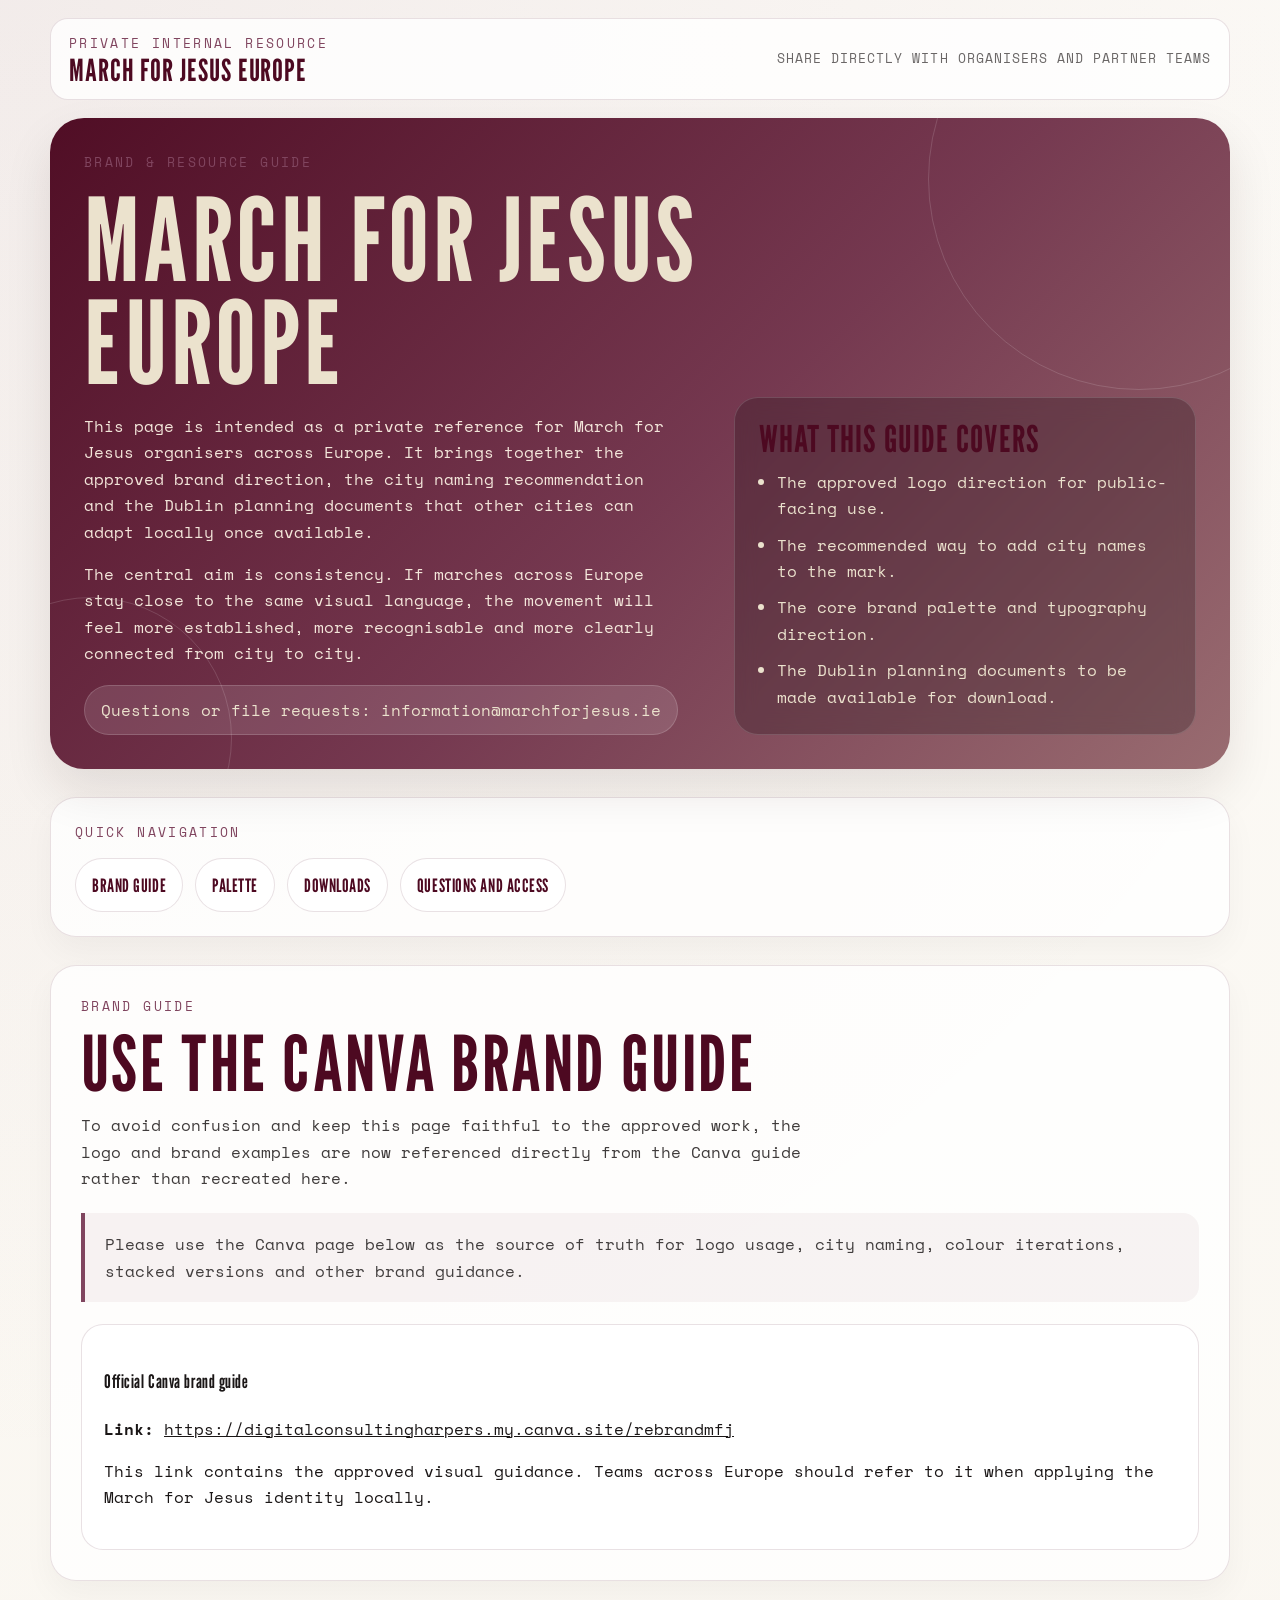
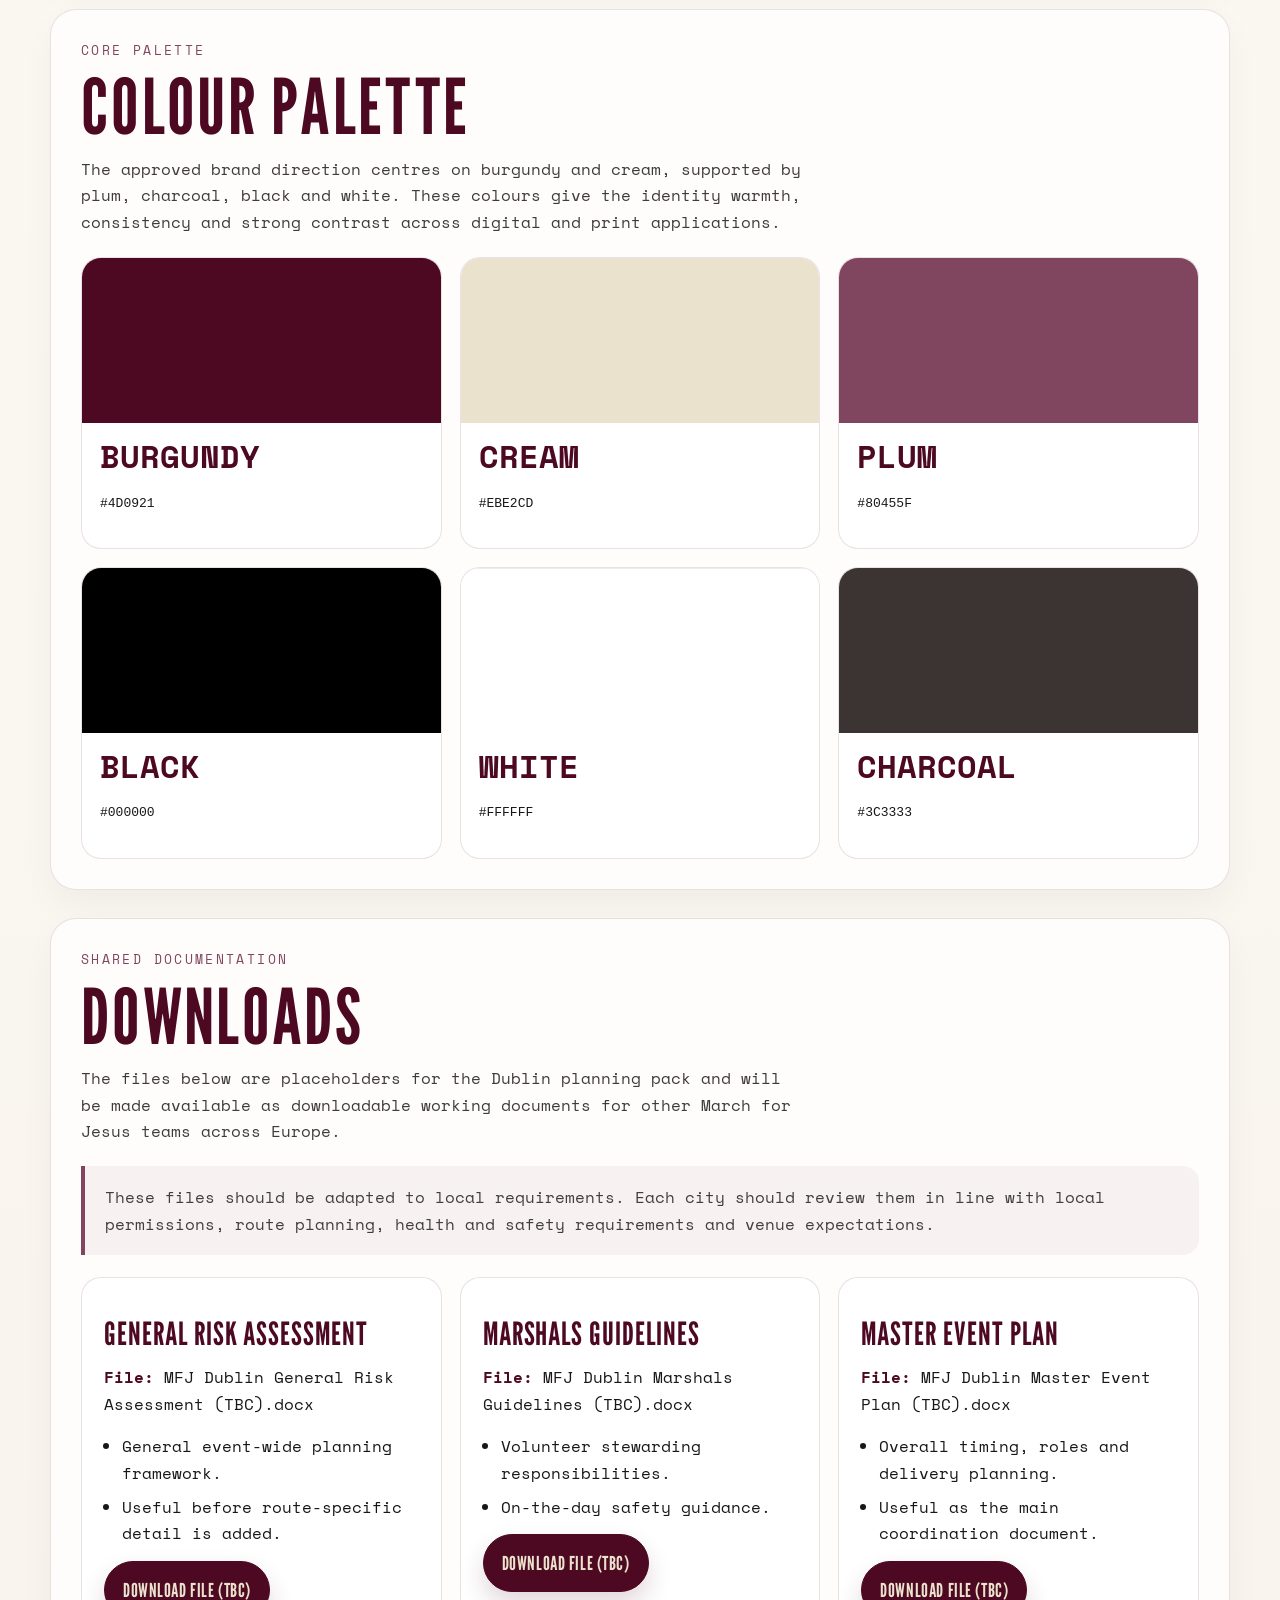
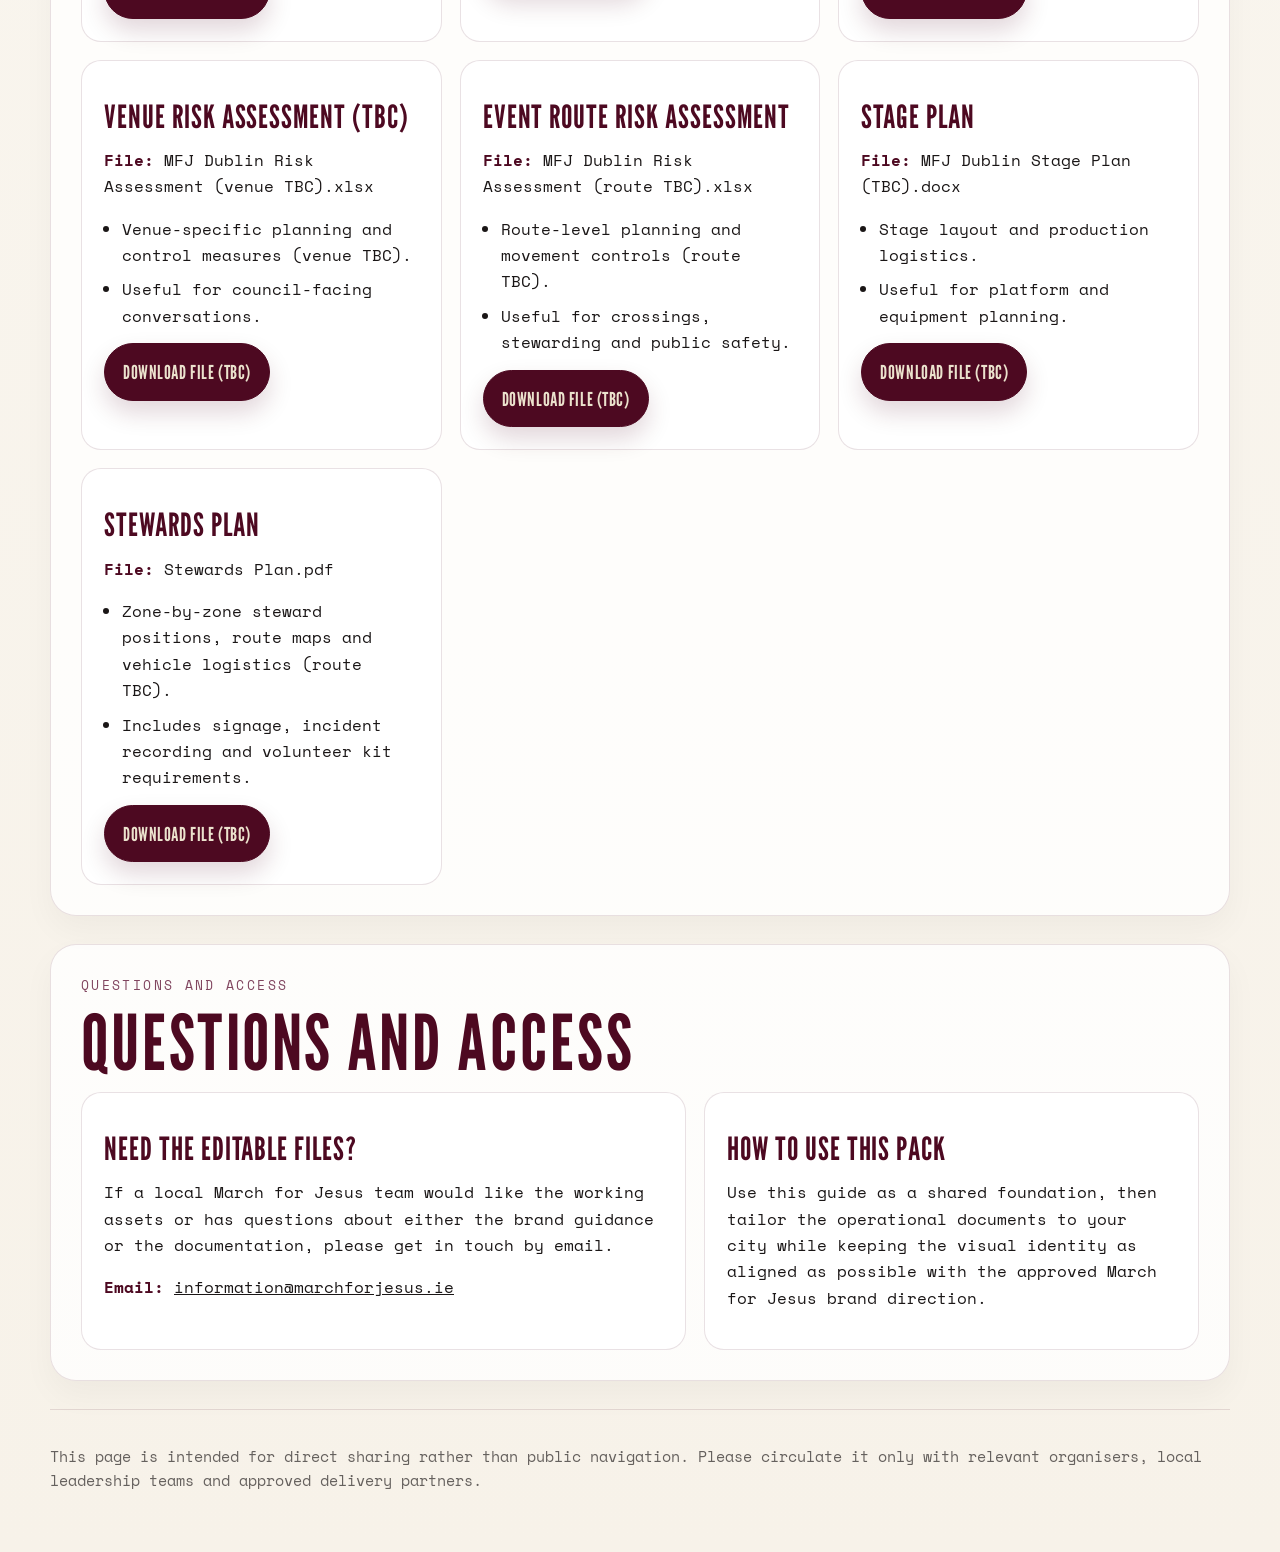
<file: shared-europe-brand-pack-x7h3/index.html>
<!DOCTYPE html>
<html lang="en">
<head>
<meta charset="UTF-8">
<meta name="viewport" content="width=device-width, initial-scale=1.0">
<title>March for Jesus Europe Brand &amp; Resource Guide</title>
<meta name="robots" content="noindex, nofollow, noarchive, nosnippet, noimageindex, max-image-preview:none">
<meta name="googlebot" content="noindex, nofollow, noarchive, nosnippet, noimageindex, max-image-preview:none">
<meta name="description" content="Private March for Jesus Europe brand guidelines and shared operational resources.">
<meta name="referrer" content="no-referrer">
<link rel="icon" type="image/png" sizes="32x32" href="../images/favicon-32.png">
<link rel="apple-touch-icon" sizes="180x180" href="../images/favicon-180.png">
<link rel="preconnect" href="https://fonts.googleapis.com">
<link rel="preconnect" href="https://fonts.gstatic.com" crossorigin>
<link href="https://fonts.googleapis.com/css2?family=League+Gothic&family=Space+Mono:wght@400;700&display=swap" rel="stylesheet">
<style>
  :root {
    --burgundy: #4D0921;
    --cream: #EBE2CD;
    --plum: #80455F;
    --charcoal: #3C3333;
    --paper: #F7F2E9;
    --ink: #1A1616;
    --white: #FFFFFF;
    --line: rgba(77, 9, 33, 0.12);
    --shadow: 0 22px 48px rgba(35, 19, 24, 0.1);
    --max: 1180px;
  }

  * {
    box-sizing: border-box;
  }

  html {
    scroll-behavior: smooth;
  }

  body {
    margin: 0;
    font-family: "Space Mono", monospace;
    color: var(--ink);
    background:
      radial-gradient(circle at top left, rgba(128, 69, 95, 0.08), transparent 30%),
      linear-gradient(180deg, #FCFAF6 0%, var(--paper) 100%);
    line-height: 1.65;
  }

  img {
    display: block;
    max-width: 100%;
    height: auto;
  }

  a {
    color: inherit;
  }

  .shell {
    width: min(calc(100% - 32px), var(--max));
    margin: 0 auto;
  }

  .eyebrow {
    font-size: 0.82rem;
    text-transform: uppercase;
    letter-spacing: 0.18em;
    color: var(--plum);
  }

  .topbar {
    padding: 18px 0 0;
  }

  .topbar-inner {
    display: flex;
    justify-content: space-between;
    align-items: center;
    gap: 14px;
    padding: 14px 18px;
    border-radius: 18px;
    border: 1px solid var(--line);
    background: rgba(255, 255, 255, 0.8);
  }

  .topbar-title,
  h1,
  h2,
  h3,
  .toc-link,
  .download-link {
    font-family: "League Gothic", sans-serif;
    font-weight: 400;
    letter-spacing: 0.03em;
  }

  .topbar-title {
    font-size: 1.9rem;
    color: var(--burgundy);
    text-transform: uppercase;
    line-height: 1;
  }

  .topbar-note {
    font-size: 0.82rem;
    text-transform: uppercase;
    letter-spacing: 0.08em;
    color: rgba(26, 22, 22, 0.65);
  }

  .hero {
    padding: 18px 0 28px;
  }

  .hero-card {
    position: relative;
    overflow: hidden;
    border-radius: 34px;
    padding: 34px;
    background: linear-gradient(135deg, rgba(77, 9, 33, 0.98) 0%, rgba(109, 45, 70, 0.94) 54%, rgba(201, 177, 150, 0.88) 170%);
    color: var(--cream);
    box-shadow: var(--shadow);
  }

  .hero-card::before,
  .hero-card::after {
    content: "";
    position: absolute;
    border-radius: 999px;
    border: 1px solid rgba(255, 255, 255, 0.14);
    pointer-events: none;
  }

  .hero-card::before {
    width: 420px;
    height: 420px;
    top: -150px;
    right: -120px;
  }

  .hero-card::after {
    width: 280px;
    height: 280px;
    left: -100px;
    bottom: -110px;
  }

  .hero-grid {
    position: relative;
    z-index: 1;
    display: grid;
    grid-template-columns: 1.15fr 0.85fr;
    gap: 24px;
    align-items: end;
  }

  h1 {
    margin: 14px 0 18px;
    font-size: clamp(4rem, 9vw, 7.5rem);
    line-height: 0.9;
    text-transform: uppercase;
  }

  .hero-copy p {
    max-width: 58ch;
    margin: 0 0 16px;
    color: rgba(251, 240, 227, 0.95);
  }

  .hero-actions {
    display: flex;
    flex-wrap: wrap;
    gap: 12px;
    margin-top: 18px;
  }

  .hero-pill,
  .toc-link {
    display: inline-flex;
    align-items: center;
    justify-content: center;
    padding: 11px 16px;
    border-radius: 999px;
    text-decoration: none;
  }

  .hero-pill {
    background: rgba(255, 255, 255, 0.12);
    border: 1px solid rgba(255, 255, 255, 0.16);
    color: var(--cream);
  }

  .hero-panel {
    border-radius: 24px;
    padding: 24px;
    background: rgba(20, 12, 15, 0.24);
    border: 1px solid rgba(255, 255, 255, 0.15);
    backdrop-filter: blur(10px);
  }

  .hero-panel h2 {
    margin: 0 0 12px;
    font-size: 2.3rem;
    line-height: 0.95;
    text-transform: uppercase;
  }

  .hero-panel ul {
    margin: 0;
    padding-left: 18px;
  }

  .hero-panel li + li {
    margin-top: 10px;
  }

  .toc {
    padding: 0 0 28px;
  }

  .toc-frame,
  .section-frame {
    border-radius: 26px;
    border: 1px solid var(--line);
    background: rgba(255, 255, 255, 0.78);
    box-shadow: 0 14px 32px rgba(35, 19, 24, 0.04);
  }

  .toc-frame {
    padding: 24px;
  }

  .toc-links {
    display: flex;
    flex-wrap: wrap;
    gap: 12px;
    margin-top: 14px;
  }

  .toc-link {
    background: var(--white);
    border: 1px solid var(--line);
    color: var(--burgundy);
    font-size: 1.15rem;
    text-transform: uppercase;
  }

  .section {
    padding: 0 0 28px;
  }

  .section-frame {
    padding: 30px;
  }

  h2 {
    margin: 10px 0 14px;
    font-size: clamp(2.8rem, 6vw, 4.8rem);
    line-height: 0.92;
    color: var(--burgundy);
    text-transform: uppercase;
  }

  .section-intro {
    max-width: 72ch;
    margin: 0 0 22px;
    color: rgba(26, 22, 22, 0.84);
  }

  .section-note {
    margin: 0 0 22px;
    padding: 18px 20px;
    border-left: 4px solid var(--plum);
    border-radius: 0 16px 16px 0;
    background: rgba(128, 69, 95, 0.06);
    color: rgba(26, 22, 22, 0.82);
  }

  .grid-2,
  .grid-3,
  .downloads-grid,
  .support-grid {
    display: grid;
    gap: 18px;
  }

  .grid-2 {
    grid-template-columns: repeat(2, minmax(0, 1fr));
  }

  .grid-3,
  .downloads-grid {
    grid-template-columns: repeat(3, minmax(0, 1fr));
  }

  .card {
    border-radius: 22px;
    border: 1px solid var(--line);
    background: var(--white);
    padding: 22px;
  }

  .logo-card {
    padding: 18px;
  }

  .logo-stage {
    border-radius: 20px;
    padding: 22px;
    background: var(--cream);
    min-height: 340px;
    display: flex;
    align-items: center;
    justify-content: center;
  }

  .logo-stage.cream-frame {
    border: 18px solid rgba(235, 226, 205, 0.92);
    background: #f6efe1;
  }

  .logo-stage.burgundy {
    background: var(--burgundy);
  }

  .stacked-stage img {
    filter: brightness(0) saturate(100%) invert(96%) sepia(20%) saturate(403%) hue-rotate(313deg) brightness(102%) contrast(96%);
  }

  .constructed-lockup,
  .constructed-city-lockup {
    position: relative;
    width: min(100%, 760px);
    display: flex;
    align-items: center;
    justify-content: center;
  }

  .constructed-city-lockup {
    width: min(100%, 860px);
  }

  .globe-mark {
    position: relative;
    width: min(52vw, 320px);
    aspect-ratio: 1 / 1;
    border-radius: 50%;
    border: 2px solid rgba(60, 51, 51, 0.44);
    overflow: hidden;
    background:
      linear-gradient(90deg, transparent 23%, rgba(60, 51, 51, 0.22) 24%, transparent 25%, transparent 49%, rgba(60, 51, 51, 0.24) 50%, transparent 51%, transparent 75%, rgba(60, 51, 51, 0.22) 76%, transparent 77%),
      linear-gradient(0deg, transparent 23%, rgba(60, 51, 51, 0.22) 24%, transparent 25%, transparent 49%, rgba(60, 51, 51, 0.24) 50%, transparent 51%, transparent 75%, rgba(60, 51, 51, 0.22) 76%, transparent 77%);
  }

  .globe-mark::before,
  .globe-mark::after {
    content: "";
    position: absolute;
    inset: 12% 0;
    border-radius: 50%;
    border: 1.5px solid rgba(60, 51, 51, 0.26);
    transform: scaleX(0.48);
  }

  .globe-mark::after {
    inset: 0 12%;
    transform: scaleY(0.48);
  }

  .plate-wordmark {
    position: absolute;
    z-index: 2;
    display: inline-flex;
    align-items: center;
    justify-content: center;
    min-width: clamp(240px, 42vw, 430px);
    padding: 18px 28px 14px;
    border-radius: 14px;
    background: rgba(77, 9, 33, 0.9);
    color: var(--cream);
    font-family: "League Gothic", sans-serif;
    font-size: clamp(2.3rem, 4.8vw, 4.8rem);
    line-height: 0.9;
    text-transform: uppercase;
    letter-spacing: 0.03em;
    text-align: center;
  }

  .city-wordmark {
    position: absolute;
    z-index: 2;
    display: flex;
    flex-direction: column;
    align-items: flex-start;
    right: 3%;
    width: min(62%, 560px);
  }

  .city-wordmark .plate-wordmark {
    position: static;
    min-width: 0;
    width: 100%;
  }

  .city-wordmark .city-tail {
    display: inline-block;
    margin-top: 6px;
    color: var(--burgundy);
    font-family: "League Gothic", sans-serif;
    font-size: clamp(3.6rem, 7vw, 6.8rem);
    line-height: 0.9;
    text-transform: uppercase;
    letter-spacing: 0.03em;
  }

  .logo-caption h3,
  .download-card h3,
  .support-card h3,
  .swatch strong {
    margin: 18px 0 10px;
    font-size: 2rem;
    line-height: 0.95;
    color: var(--burgundy);
    text-transform: uppercase;
  }

  .city-stage {
    position: relative;
    border-radius: 24px;
    min-height: 420px;
    padding: 36px 34px;
    border: 18px solid rgba(235, 226, 205, 0.92);
    background: #f6efe1;
    display: flex;
    align-items: center;
    justify-content: center;
  }

  .city-stage img {
    width: min(100%, 720px);
  }

  .city-arc {
    position: absolute;
    left: 34px;
    top: 88px;
    width: 310px;
    height: 220px;
  }

  .city-arc span {
    position: absolute;
    left: 50%;
    bottom: 0;
    transform-origin: 0 170px;
    font-family: "League Gothic", sans-serif;
    font-size: 2.6rem;
    line-height: 1;
    color: var(--burgundy);
    letter-spacing: 0.12em;
  }

  .city-arc span:nth-child(1) { transform: rotate(-66deg); }
  .city-arc span:nth-child(2) { transform: rotate(-52deg); }
  .city-arc span:nth-child(3) { transform: rotate(-38deg); }
  .city-arc span:nth-child(4) { transform: rotate(-24deg); }
  .city-arc span:nth-child(5) { transform: rotate(-10deg); }
  .city-arc span:nth-child(6) { transform: rotate(4deg); }
  .city-arc span:nth-child(7) { transform: rotate(18deg); }

  .stacked-stage {
    border-radius: 20px;
    min-height: 250px;
    display: flex;
    align-items: center;
    justify-content: center;
    padding: 26px;
    background: var(--burgundy);
  }

  .city-guidance {
    display: grid;
    grid-template-columns: repeat(2, minmax(0, 1fr));
    gap: 16px;
    margin-top: 18px;
  }

  .mini-card {
    border-radius: 18px;
    border: 1px solid var(--line);
    background: var(--white);
    padding: 18px;
  }

  .swatch {
    overflow: hidden;
    border-radius: 20px;
    border: 1px solid var(--line);
    background: var(--white);
  }

  .swatch-sample {
    min-height: 165px;
  }

  .swatch-copy {
    padding: 18px;
  }

  .swatch strong {
    display: block;
    margin-top: 0;
  }

  .download-card,
  .support-card {
    border-radius: 20px;
    border: 1px solid var(--line);
    background: var(--white);
    padding: 22px;
  }

  .download-card p strong,
  .support-card p strong,
  .mini-card strong {
    color: var(--burgundy);
  }

  .download-list {
    margin: 0;
    padding-left: 18px;
  }

  .download-list li + li {
    margin-top: 8px;
  }

  .download-link {
    display: inline-flex;
    align-items: center;
    justify-content: center;
    margin-top: 14px;
    padding: 12px 18px;
    border-radius: 999px;
    background: var(--burgundy);
    border: 1px solid var(--burgundy);
    color: var(--cream);
    text-decoration: none;
    font-size: 1.2rem;
    text-transform: uppercase;
    box-shadow: 0 12px 24px rgba(77, 9, 33, 0.16);
  }

  .download-link:hover,
  .download-link:focus-visible {
    background: #6a1834;
    border-color: #6a1834;
    color: var(--white);
  }

  .support-grid {
    grid-template-columns: 1.1fr 0.9fr;
  }

  .footer-note {
    padding: 0 0 44px;
    color: rgba(26, 22, 22, 0.66);
    font-size: 0.92rem;
  }

  .footer-note .shell {
    border-top: 1px solid var(--line);
    padding-top: 20px;
  }

  @media (max-width: 980px) {
    .hero-grid,
    .grid-2,
    .grid-3,
    .downloads-grid,
    .support-grid,
    .city-guidance {
      grid-template-columns: 1fr;
    }

    .city-stage {
      min-height: 360px;
    }

    .city-arc {
      left: 20px;
      top: 48px;
      transform: scale(0.78);
      transform-origin: top left;
    }

    .city-wordmark {
      right: 1%;
      width: min(64%, 520px);
    }
  }

  @media (max-width: 680px) {
    .topbar-inner {
      flex-direction: column;
      align-items: flex-start;
    }

    .hero-card,
    .section-frame,
    .toc-frame {
      padding: 22px;
    }

    .city-stage {
      padding: 20px;
      border-width: 12px;
      min-height: 280px;
    }

    .city-arc {
      left: 10px;
      top: 24px;
      transform: scale(0.5);
    }

    .globe-mark {
      width: min(64vw, 240px);
    }

    .city-wordmark {
      width: min(66%, 360px);
    }
  }
</style>
</head>
<body>
<main>
  <section class="topbar">
    <div class="shell">
      <div class="topbar-inner">
        <div>
          <div class="eyebrow">Private internal resource</div>
          <div class="topbar-title">March for Jesus Europe</div>
        </div>
        <div class="topbar-note">Share directly with organisers and partner teams</div>
      </div>
    </div>
  </section>

  <section class="hero">
    <div class="shell">
      <div class="hero-card">
        <div class="hero-grid">
          <div class="hero-copy">
            <div class="eyebrow">Brand &amp; Resource Guide</div>
            <h1>March for Jesus Europe</h1>
            <p>This page is intended as a private reference for March for Jesus organisers across Europe. It brings together the approved brand direction, the city naming recommendation and the Dublin planning documents that other cities can adapt locally once available.</p>
            <p>The central aim is consistency. If marches across Europe stay close to the same visual language, the movement will feel more established, more recognisable and more clearly connected from city to city.</p>
            <div class="hero-actions">
              <a class="hero-pill" href="mailto:information@marchforjesus.ie">Questions or file requests: information@marchforjesus.ie</a>
            </div>
          </div>
          <aside class="hero-panel">
            <h2>What this guide covers</h2>
            <ul>
              <li>The approved logo direction for public-facing use.</li>
              <li>The recommended way to add city names to the mark.</li>
              <li>The core brand palette and typography direction.</li>
              <li>The Dublin planning documents to be made available for download.</li>
            </ul>
          </aside>
        </div>
      </div>
    </div>
  </section>

  <section class="toc">
    <div class="shell">
      <div class="toc-frame">
        <div class="eyebrow">Quick navigation</div>
        <div class="toc-links">
          <a class="toc-link" href="#brand-guide">Brand guide</a>
          <a class="toc-link" href="#palette">Palette</a>
          <a class="toc-link" href="#downloads">Downloads</a>
          <a class="toc-link" href="#support">Questions and access</a>
        </div>
      </div>
    </div>
  </section>

  <section class="section" id="brand-guide">
    <div class="shell">
      <div class="section-frame">
        <div class="eyebrow">Brand guide</div>
        <h2>Use the Canva brand guide</h2>
        <p class="section-intro">To avoid confusion and keep this page faithful to the approved work, the logo and brand examples are now referenced directly from the Canva guide rather than recreated here.</p>
        <div class="section-note">Please use the Canva page below as the source of truth for logo usage, city naming, colour iterations, stacked versions and other brand guidance.</div>
        <div class="card">
          <h3>Official Canva brand guide</h3>
          <p><strong>Link:</strong> <a href="https://digitalconsultingharpers.my.canva.site/rebrandmfj" target="_blank" rel="noopener noreferrer">https://digitalconsultingharpers.my.canva.site/rebrandmfj</a></p>
          <p>This link contains the approved visual guidance. Teams across Europe should refer to it when applying the March for Jesus identity locally.</p>
        </div>
      </div>
    </div>
  </section>

  <section class="section" id="palette">
    <div class="shell">
      <div class="section-frame">
        <div class="eyebrow">Core palette</div>
        <h2>Colour palette</h2>
        <p class="section-intro">The approved brand direction centres on burgundy and cream, supported by plum, charcoal, black and white. These colours give the identity warmth, consistency and strong contrast across digital and print applications.</p>
        <div class="grid-3">
          <article class="swatch">
            <div class="swatch-sample" style="background:#4D0921;"></div>
            <div class="swatch-copy">
              <strong>Burgundy</strong>
              <p><code>#4D0921</code></p>
            </div>
          </article>
          <article class="swatch">
            <div class="swatch-sample" style="background:#EBE2CD;"></div>
            <div class="swatch-copy">
              <strong>Cream</strong>
              <p><code>#EBE2CD</code></p>
            </div>
          </article>
          <article class="swatch">
            <div class="swatch-sample" style="background:#80455F;"></div>
            <div class="swatch-copy">
              <strong>Plum</strong>
              <p><code>#80455F</code></p>
            </div>
          </article>
          <article class="swatch">
            <div class="swatch-sample" style="background:#000000;"></div>
            <div class="swatch-copy">
              <strong>Black</strong>
              <p><code>#000000</code></p>
            </div>
          </article>
          <article class="swatch">
            <div class="swatch-sample" style="background:#FFFFFF; border-top:1px solid rgba(77,9,33,0.08);"></div>
            <div class="swatch-copy">
              <strong>White</strong>
              <p><code>#FFFFFF</code></p>
            </div>
          </article>
          <article class="swatch">
            <div class="swatch-sample" style="background:#3C3333;"></div>
            <div class="swatch-copy">
              <strong>Charcoal</strong>
              <p><code>#3C3333</code></p>
            </div>
          </article>
        </div>
      </div>
    </div>
  </section>

  <section class="section" id="downloads">
    <div class="shell">
      <div class="section-frame">
        <div class="eyebrow">Shared documentation</div>
        <h2>Downloads</h2>
        <p class="section-intro">The files below are placeholders for the Dublin planning pack and will be made available as downloadable working documents for other March for Jesus teams across Europe.</p>
        <div class="section-note">These files should be adapted to local requirements. Each city should review them in line with local permissions, route planning, health and safety requirements and venue expectations.</div>
        <div class="downloads-grid">
          <article class="download-card">
            <h3>General risk assessment</h3>
            <p><strong>File:</strong> MFJ Dublin General Risk Assessment (TBC).docx</p>
            <ul class="download-list">
              <li>General event-wide planning framework.</li>
              <li>Useful before route-specific detail is added.</li>
            </ul>
            <a class="download-link" href="#" download>Download file (TBC)</a>
          </article>
          <article class="download-card">
            <h3>Marshals guidelines</h3>
            <p><strong>File:</strong> MFJ Dublin Marshals Guidelines (TBC).docx</p>
            <ul class="download-list">
              <li>Volunteer stewarding responsibilities.</li>
              <li>On-the-day safety guidance.</li>
            </ul>
            <a class="download-link" href="#" download>Download file (TBC)</a>
          </article>
          <article class="download-card">
            <h3>Master event plan</h3>
            <p><strong>File:</strong> MFJ Dublin Master Event Plan (TBC).docx</p>
            <ul class="download-list">
              <li>Overall timing, roles and delivery planning.</li>
              <li>Useful as the main coordination document.</li>
            </ul>
            <a class="download-link" href="#" download>Download file (TBC)</a>
          </article>
          <article class="download-card">
            <h3>Venue risk assessment (TBC)</h3>
            <p><strong>File:</strong> MFJ Dublin Risk Assessment (venue TBC).xlsx</p>
            <ul class="download-list">
              <li>Venue-specific planning and control measures (venue TBC).</li>
              <li>Useful for council-facing conversations.</li>
            </ul>
            <a class="download-link" href="#" download>Download file (TBC)</a>
          </article>
          <article class="download-card">
            <h3>Event route risk assessment</h3>
            <p><strong>File:</strong> MFJ Dublin Risk Assessment (route TBC).xlsx</p>
            <ul class="download-list">
              <li>Route-level planning and movement controls (route TBC).</li>
              <li>Useful for crossings, stewarding and public safety.</li>
            </ul>
            <a class="download-link" href="#" download>Download file (TBC)</a>
          </article>
          <article class="download-card">
            <h3>Stage plan</h3>
            <p><strong>File:</strong> MFJ Dublin Stage Plan (TBC).docx</p>
            <ul class="download-list">
              <li>Stage layout and production logistics.</li>
              <li>Useful for platform and equipment planning.</li>
            </ul>
            <a class="download-link" href="#" download>Download file (TBC)</a>
          </article>
          <article class="download-card">
            <h3>Stewards plan</h3>
            <p><strong>File:</strong> Stewards Plan.pdf</p>
            <ul class="download-list">
              <li>Zone-by-zone steward positions, route maps and vehicle logistics (route TBC).</li>
              <li>Includes signage, incident recording and volunteer kit requirements.</li>
            </ul>
            <a class="download-link" href="#" download>Download file (TBC)</a>
          </article>
        </div>
      </div>
    </div>
  </section>

  <section class="section" id="support">
    <div class="shell">
      <div class="section-frame">
        <div class="eyebrow">Questions and access</div>
        <h2>Questions and access</h2>
        <div class="support-grid">
          <article class="support-card">
            <h3>Need the editable files?</h3>
            <p>If a local March for Jesus team would like the working assets or has questions about either the brand guidance or the documentation, please get in touch by email.</p>
            <p><strong>Email:</strong> <a href="mailto:information@marchforjesus.ie">information@marchforjesus.ie</a></p>
          </article>
          <article class="support-card">
            <h3>How to use this pack</h3>
            <p>Use this guide as a shared foundation, then tailor the operational documents to your city while keeping the visual identity as aligned as possible with the approved March for Jesus brand direction.</p>
          </article>
        </div>
      </div>
    </div>
  </section>

  <section class="footer-note">
    <div class="shell">
      <p>This page is intended for direct sharing rather than public navigation. Please circulate it only with relevant organisers, local leadership teams and approved delivery partners.</p>
    </div>
  </section>
</main>
</body>
</html>
</file>
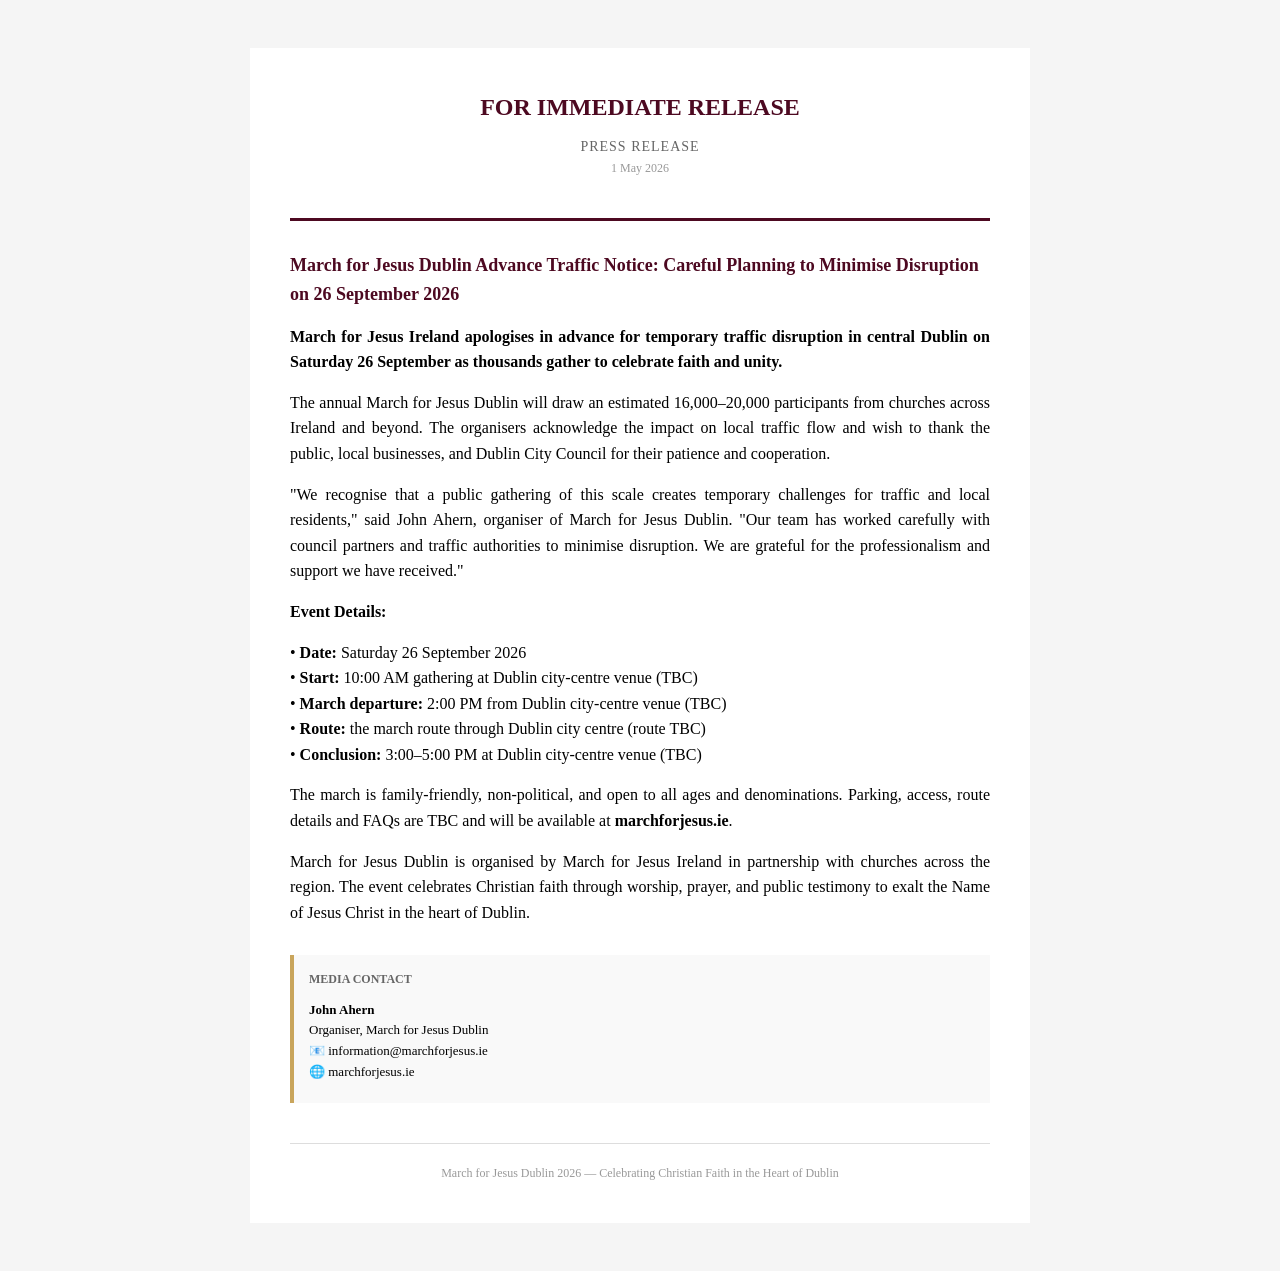
<file: pr-1-traffic-apology.html>
<!DOCTYPE html>
<html lang="en">
<head>
<meta charset="UTF-8">
<meta name="viewport" content="width=device-width, initial-scale=1.0">
<meta name="description" content="March for Jesus Dublin advance traffic notice for Saturday 26 September 2026, including event timings, route information, and planning measures to minimise disruption.">
<link rel="canonical" href="https://marchforjesus.ie/pr-1-traffic-apology.html">
<link rel="icon" type="image/png" sizes="32x32" href="images/favicon-32.png">
<link rel="apple-touch-icon" sizes="180x180" href="images/favicon-180.png">
<title>Press Release: March for Jesus Dublin — Traffic Management Advance Notice</title>
<style>
  body { font-family: Georgia, serif; background: #f5f5f5; padding: 40px 20px; }
  .container { max-width: 700px; margin: 0 auto; background: white; padding: 40px; line-height: 1.6; }
  .header { text-align: center; border-bottom: 3px solid #4D0921; padding-bottom: 20px; margin-bottom: 30px; }
  .header h1 { font-size: 24px; color: #4D0921; margin: 0; font-weight: bold; }
  .subheading { font-size: 14px; color: #666; margin-top: 10px; text-transform: uppercase; letter-spacing: 1px; }
  .date { font-size: 12px; color: #999; margin-bottom: 20px; }
  h2 { font-size: 18px; color: #4D0921; margin: 25px 0 15px 0; font-weight: bold; }
  p { margin: 0 0 15px 0; text-align: justify; }
  .contact { background: #f9f9f9; border-left: 4px solid #c9a55c; padding: 15px; margin-top: 30px; }
  .contact h3 { margin: 0 0 10px 0; font-size: 12px; text-transform: uppercase; color: #666; }
  .contact p { margin: 5px 0; font-size: 13px; }
  .footer { text-align: center; margin-top: 40px; padding-top: 20px; border-top: 1px solid #ddd; font-size: 12px; color: #999; }
</style>
</head>
<body>
<div class="container">

<div class="header">
  <h1>FOR IMMEDIATE RELEASE</h1>
  <div class="subheading">Press Release</div>
  <div class="date">1 May 2026</div>
</div>

<h2>March for Jesus Dublin Advance Traffic Notice: Careful Planning to Minimise Disruption on 26 September 2026</h2>

<p><strong>March for Jesus Ireland apologises in advance for temporary traffic disruption in central Dublin on Saturday 26 September as thousands gather to celebrate faith and unity.</strong></p>

<p>The annual March for Jesus Dublin will draw an estimated 16,000–20,000 participants from churches across Ireland and beyond. The organisers acknowledge the impact on local traffic flow and wish to thank the public, local businesses, and Dublin City Council for their patience and cooperation.</p>

<p>"We recognise that a public gathering of this scale creates temporary challenges for traffic and local residents," said John Ahern, organiser of March for Jesus Dublin. "Our team has worked carefully with council partners and traffic authorities to minimise disruption. We are grateful for the professionalism and support we have received."</p>

<p><strong>Event Details:</strong></p>
<p>• <strong>Date:</strong> Saturday 26 September 2026<br>
• <strong>Start:</strong> 10:00 AM gathering at Dublin city-centre venue (TBC)<br>
• <strong>March departure:</strong> 2:00 PM from Dublin city-centre venue (TBC)<br>
• <strong>Route:</strong> the march route through Dublin city centre (route TBC)<br>
• <strong>Conclusion:</strong> 3:00–5:00 PM at Dublin city-centre venue (TBC)</p>

<p>The march is family-friendly, non-political, and open to all ages and denominations. Parking, access, route details and FAQs are TBC and will be available at <strong>marchforjesus.ie</strong>.</p>

<p>March for Jesus Dublin is organised by March for Jesus Ireland in partnership with churches across the region. The event celebrates Christian faith through worship, prayer, and public testimony to exalt the Name of Jesus Christ in the heart of Dublin.</p>

<div class="contact">
  <h3>Media Contact</h3>
  <p><strong>John Ahern</strong><br>
  Organiser, March for Jesus Dublin<br>
  📧 information@marchforjesus.ie<br>
  🌐 marchforjesus.ie</p>
</div>

<div class="footer">
  March for Jesus Dublin 2026 — Celebrating Christian Faith in the Heart of Dublin
</div>

</div>
</body>
</html>
</file>
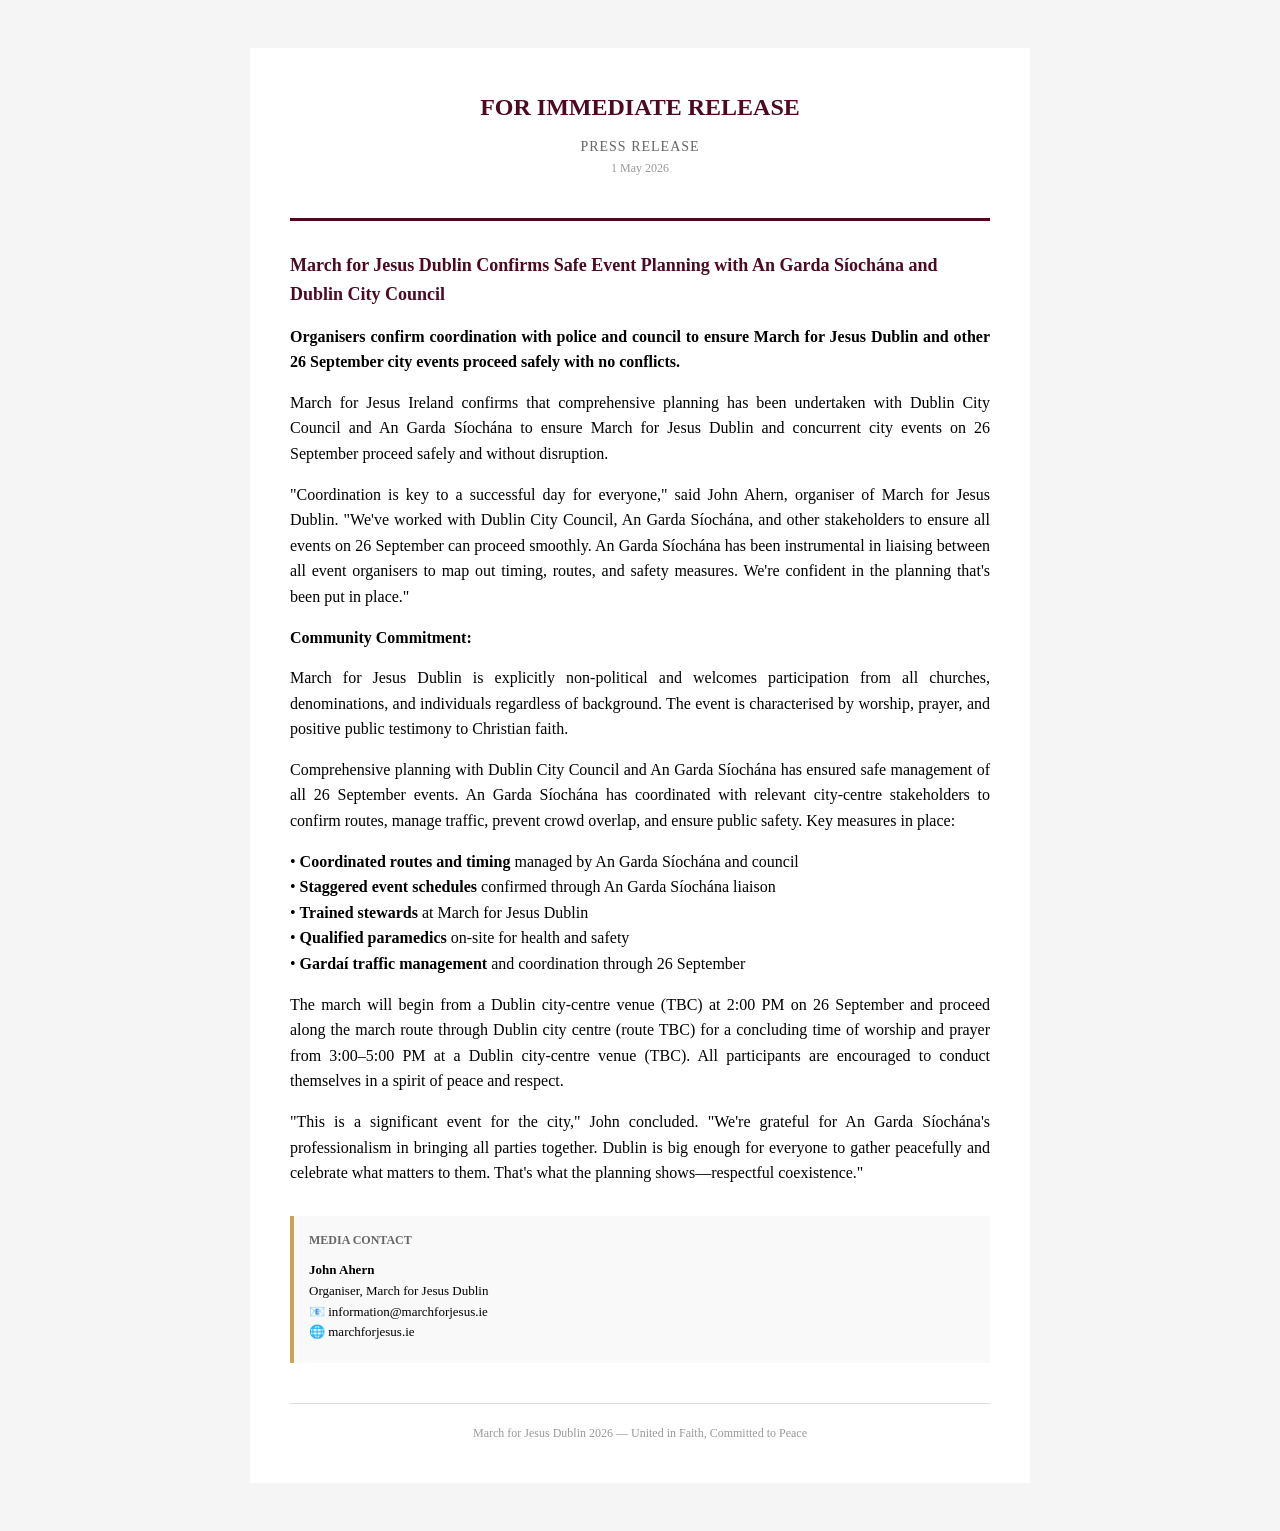
<file: pr-2-coordination.html>
<!DOCTYPE html>
<html lang="en">
<head>
<meta charset="UTF-8">
<meta name="viewport" content="width=device-width, initial-scale=1.0">
<meta name="description" content="March for Jesus Dublin confirms safe event planning with An Garda Síochána and Dublin City Council for March for Jesus Dublin and other city events on 26 September 2026.">
<link rel="canonical" href="https://marchforjesus.ie/pr-2-coordination.html">
<link rel="icon" type="image/png" sizes="32x32" href="images/favicon-32.png">
<link rel="apple-touch-icon" sizes="180x180" href="images/favicon-180.png">
<title>Press Release: March for Jesus Dublin — Event Coordination and Community Safety</title>
<style>
  body { font-family: Georgia, serif; background: #f5f5f5; padding: 40px 20px; }
  .container { max-width: 700px; margin: 0 auto; background: white; padding: 40px; line-height: 1.6; }
  .header { text-align: center; border-bottom: 3px solid #4D0921; padding-bottom: 20px; margin-bottom: 30px; }
  .header h1 { font-size: 24px; color: #4D0921; margin: 0; font-weight: bold; }
  .subheading { font-size: 14px; color: #666; margin-top: 10px; text-transform: uppercase; letter-spacing: 1px; }
  .date { font-size: 12px; color: #999; margin-bottom: 20px; }
  h2 { font-size: 18px; color: #4D0921; margin: 25px 0 15px 0; font-weight: bold; }
  p { margin: 0 0 15px 0; text-align: justify; }
  .contact { background: #f9f9f9; border-left: 4px solid #c9a55c; padding: 15px; margin-top: 30px; }
  .contact h3 { margin: 0 0 10px 0; font-size: 12px; text-transform: uppercase; color: #666; }
  .contact p { margin: 5px 0; font-size: 13px; }
  .footer { text-align: center; margin-top: 40px; padding-top: 20px; border-top: 1px solid #ddd; font-size: 12px; color: #999; }
</style>
</head>
<body>
<div class="container">

<div class="header">
  <h1>FOR IMMEDIATE RELEASE</h1>
  <div class="subheading">Press Release</div>
  <div class="date">1 May 2026</div>
</div>

<h2>March for Jesus Dublin Confirms Safe Event Planning with An Garda Síochána and Dublin City Council</h2>

<p><strong>Organisers confirm coordination with police and council to ensure March for Jesus Dublin and other 26 September city events proceed safely with no conflicts.</strong></p>

<p>March for Jesus Ireland confirms that comprehensive planning has been undertaken with Dublin City Council and An Garda Síochána to ensure March for Jesus Dublin and concurrent city events on 26 September proceed safely and without disruption.</p>

<p>"Coordination is key to a successful day for everyone," said John Ahern, organiser of March for Jesus Dublin. "We've worked with Dublin City Council, An Garda Síochána, and other stakeholders to ensure all events on 26 September can proceed smoothly. An Garda Síochána has been instrumental in liaising between all event organisers to map out timing, routes, and safety measures. We're confident in the planning that's been put in place."</p>

<p><strong>Community Commitment:</strong></p>
<p>March for Jesus Dublin is explicitly non-political and welcomes participation from all churches, denominations, and individuals regardless of background. The event is characterised by worship, prayer, and positive public testimony to Christian faith.</p>

<p>Comprehensive planning with Dublin City Council and An Garda Síochána has ensured safe management of all 26 September events. An Garda Síochána has coordinated with relevant city-centre stakeholders to confirm routes, manage traffic, prevent crowd overlap, and ensure public safety. Key measures in place:</p>

<p>• <strong>Coordinated routes and timing</strong> managed by An Garda Síochána and council<br>
• <strong>Staggered event schedules</strong> confirmed through An Garda Síochána liaison<br>
• <strong>Trained stewards</strong> at March for Jesus Dublin<br>
• <strong>Qualified paramedics</strong> on-site for health and safety<br>
• <strong>Gardaí traffic management</strong> and coordination through 26 September</p>

<p>The march will begin from a Dublin city-centre venue (TBC) at 2:00 PM on 26 September and proceed along the march route through Dublin city centre (route TBC) for a concluding time of worship and prayer from 3:00–5:00 PM at a Dublin city-centre venue (TBC). All participants are encouraged to conduct themselves in a spirit of peace and respect.</p>

<p>"This is a significant event for the city," John concluded. "We're grateful for An Garda Síochána's professionalism in bringing all parties together. Dublin is big enough for everyone to gather peacefully and celebrate what matters to them. That's what the planning shows—respectful coexistence."</p>

<div class="contact">
  <h3>Media Contact</h3>
  <p><strong>John Ahern</strong><br>
  Organiser, March for Jesus Dublin<br>
  📧 information@marchforjesus.ie<br>
  🌐 marchforjesus.ie</p>
</div>

<div class="footer">
  March for Jesus Dublin 2026 — United in Faith, Committed to Peace
</div>

</div>
</body>
</html>
</file>
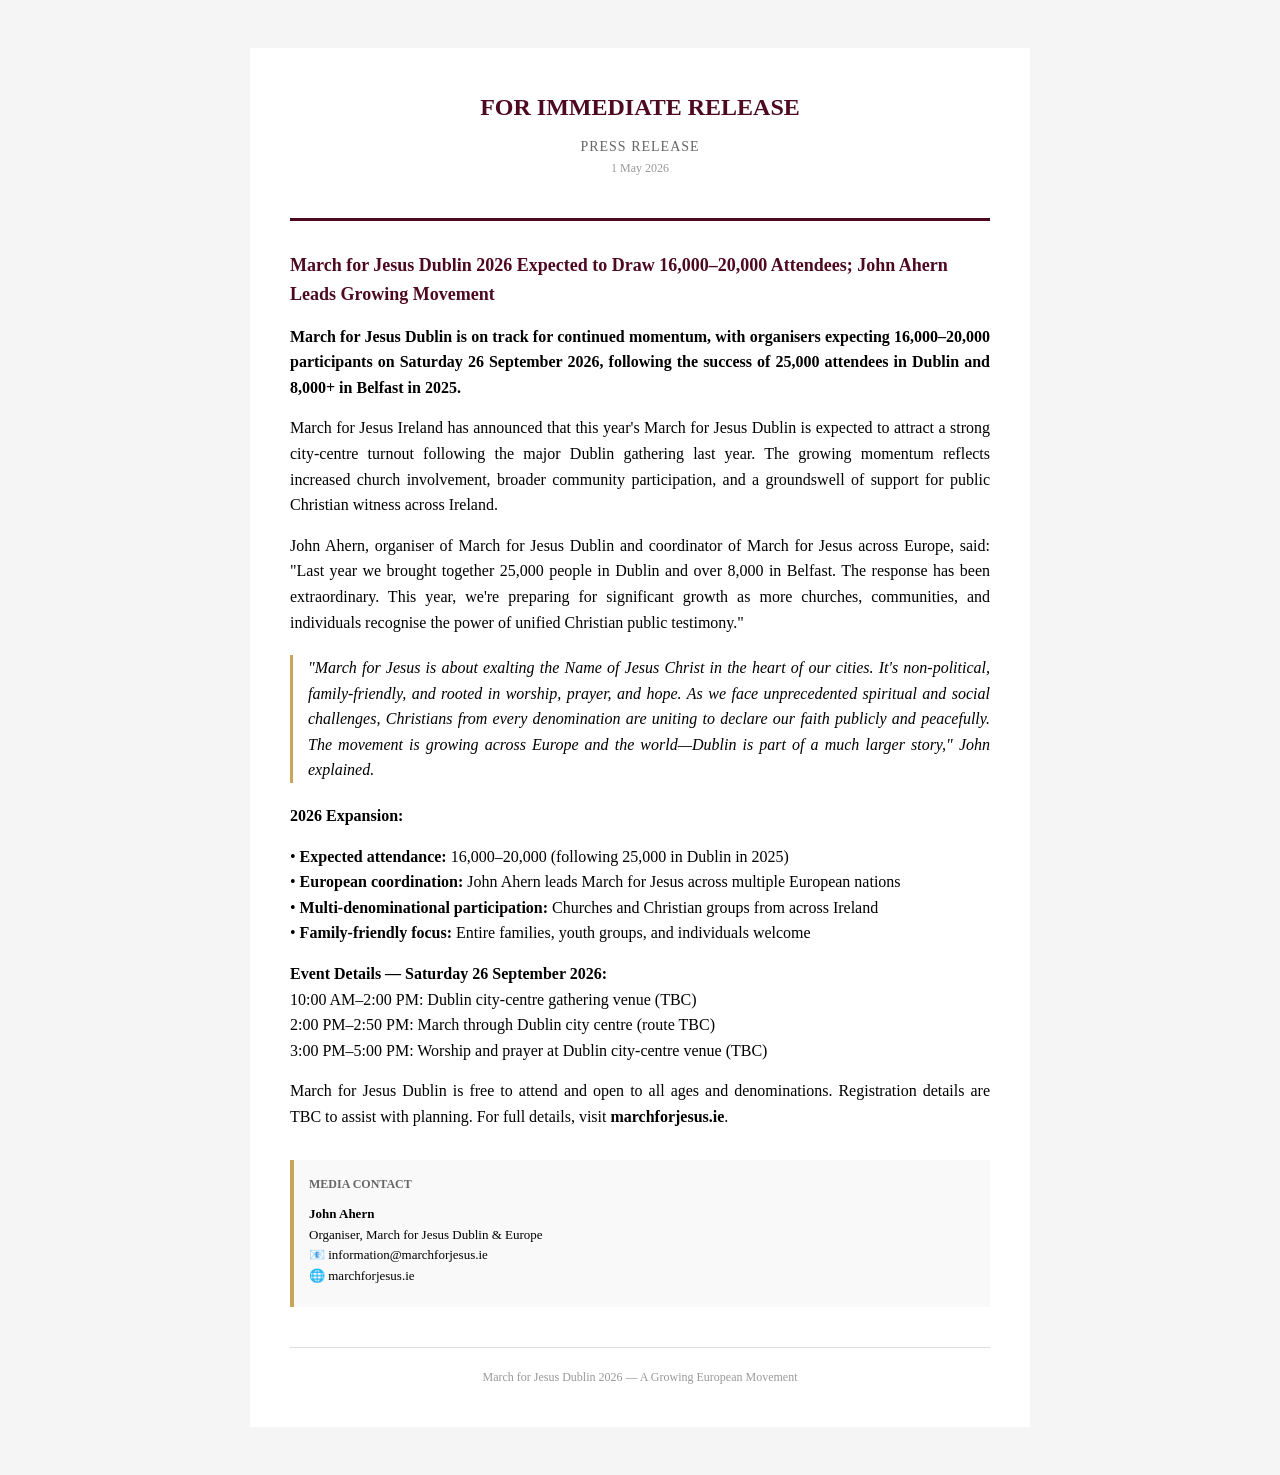
<file: pr-3-growth.html>
<!DOCTYPE html>
<html lang="en">
<head>
<meta charset="UTF-8">
<meta name="viewport" content="width=device-width, initial-scale=1.0">
<meta name="robots" content="noindex, nofollow">
<link rel="icon" type="image/png" sizes="32x32" href="images/favicon-32.png">
<link rel="apple-touch-icon" sizes="180x180" href="images/favicon-180.png">
<title>Press Release: March for Jesus Dublin 2026 — John Ahern on Growing Movement</title>
<style>
  body { font-family: Georgia, serif; background: #f5f5f5; padding: 40px 20px; }
  .container { max-width: 700px; margin: 0 auto; background: white; padding: 40px; line-height: 1.6; }
  .header { text-align: center; border-bottom: 3px solid #4D0921; padding-bottom: 20px; margin-bottom: 30px; }
  .header h1 { font-size: 24px; color: #4D0921; margin: 0; font-weight: bold; }
  .subheading { font-size: 14px; color: #666; margin-top: 10px; text-transform: uppercase; letter-spacing: 1px; }
  .date { font-size: 12px; color: #999; margin-bottom: 20px; }
  h2 { font-size: 18px; color: #4D0921; margin: 25px 0 15px 0; font-weight: bold; }
  p { margin: 0 0 15px 0; text-align: justify; }
  .contact { background: #f9f9f9; border-left: 4px solid #c9a55c; padding: 15px; margin-top: 30px; }
  .contact h3 { margin: 0 0 10px 0; font-size: 12px; text-transform: uppercase; color: #666; }
  .contact p { margin: 5px 0; font-size: 13px; }
  .footer { text-align: center; margin-top: 40px; padding-top: 20px; border-top: 1px solid #ddd; font-size: 12px; color: #999; }
  .quote { font-style: italic; border-left: 3px solid #c9a55c; padding-left: 15px; margin: 20px 0; }
</style>
</head>
<body>
<div class="container">

<div class="header">
  <h1>FOR IMMEDIATE RELEASE</h1>
  <div class="subheading">Press Release</div>
  <div class="date">1 May 2026</div>
</div>

<h2>March for Jesus Dublin 2026 Expected to Draw 16,000–20,000 Attendees; John Ahern Leads Growing Movement</h2>

<p><strong>March for Jesus Dublin is on track for continued momentum, with organisers expecting 16,000–20,000 participants on Saturday 26 September 2026, following the success of 25,000 attendees in Dublin and 8,000+ in Belfast in 2025.</strong></p>

<p>March for Jesus Ireland has announced that this year's March for Jesus Dublin is expected to attract a strong city-centre turnout following the major Dublin gathering last year. The growing momentum reflects increased church involvement, broader community participation, and a groundswell of support for public Christian witness across Ireland.</p>

<p>John Ahern, organiser of March for Jesus Dublin and coordinator of March for Jesus across Europe, said: "Last year we brought together 25,000 people in Dublin and over 8,000 in Belfast. The response has been extraordinary. This year, we're preparing for significant growth as more churches, communities, and individuals recognise the power of unified Christian public testimony."</p>

<div class="quote">
<p>"March for Jesus is about exalting the Name of Jesus Christ in the heart of our cities. It's non-political, family-friendly, and rooted in worship, prayer, and hope. As we face unprecedented spiritual and social challenges, Christians from every denomination are uniting to declare our faith publicly and peacefully. The movement is growing across Europe and the world—Dublin is part of a much larger story," John explained.</p>
</div>

<p><strong>2026 Expansion:</strong></p>
<p>• <strong>Expected attendance:</strong> 16,000–20,000 (following 25,000 in Dublin in 2025)<br>
• <strong>European coordination:</strong> John Ahern leads March for Jesus across multiple European nations<br>
• <strong>Multi-denominational participation:</strong> Churches and Christian groups from across Ireland<br>
• <strong>Family-friendly focus:</strong> Entire families, youth groups, and individuals welcome</p>

<p><strong>Event Details — Saturday 26 September 2026:</strong><br>
10:00 AM–2:00 PM: Dublin city-centre gathering venue (TBC)<br>
2:00 PM–2:50 PM: March through Dublin city centre (route TBC)<br>
3:00 PM–5:00 PM: Worship and prayer at Dublin city-centre venue (TBC)</p>

<p>March for Jesus Dublin is free to attend and open to all ages and denominations. Registration details are TBC to assist with planning. For full details, visit <strong>marchforjesus.ie</strong>.</p>

<div class="contact">
  <h3>Media Contact</h3>
  <p><strong>John Ahern</strong><br>
  Organiser, March for Jesus Dublin & Europe<br>
  📧 information@marchforjesus.ie<br>
  🌐 marchforjesus.ie</p>
</div>

<div class="footer">
  March for Jesus Dublin 2026 — A Growing European Movement
</div>

</div>
</body>
</html>
</file>
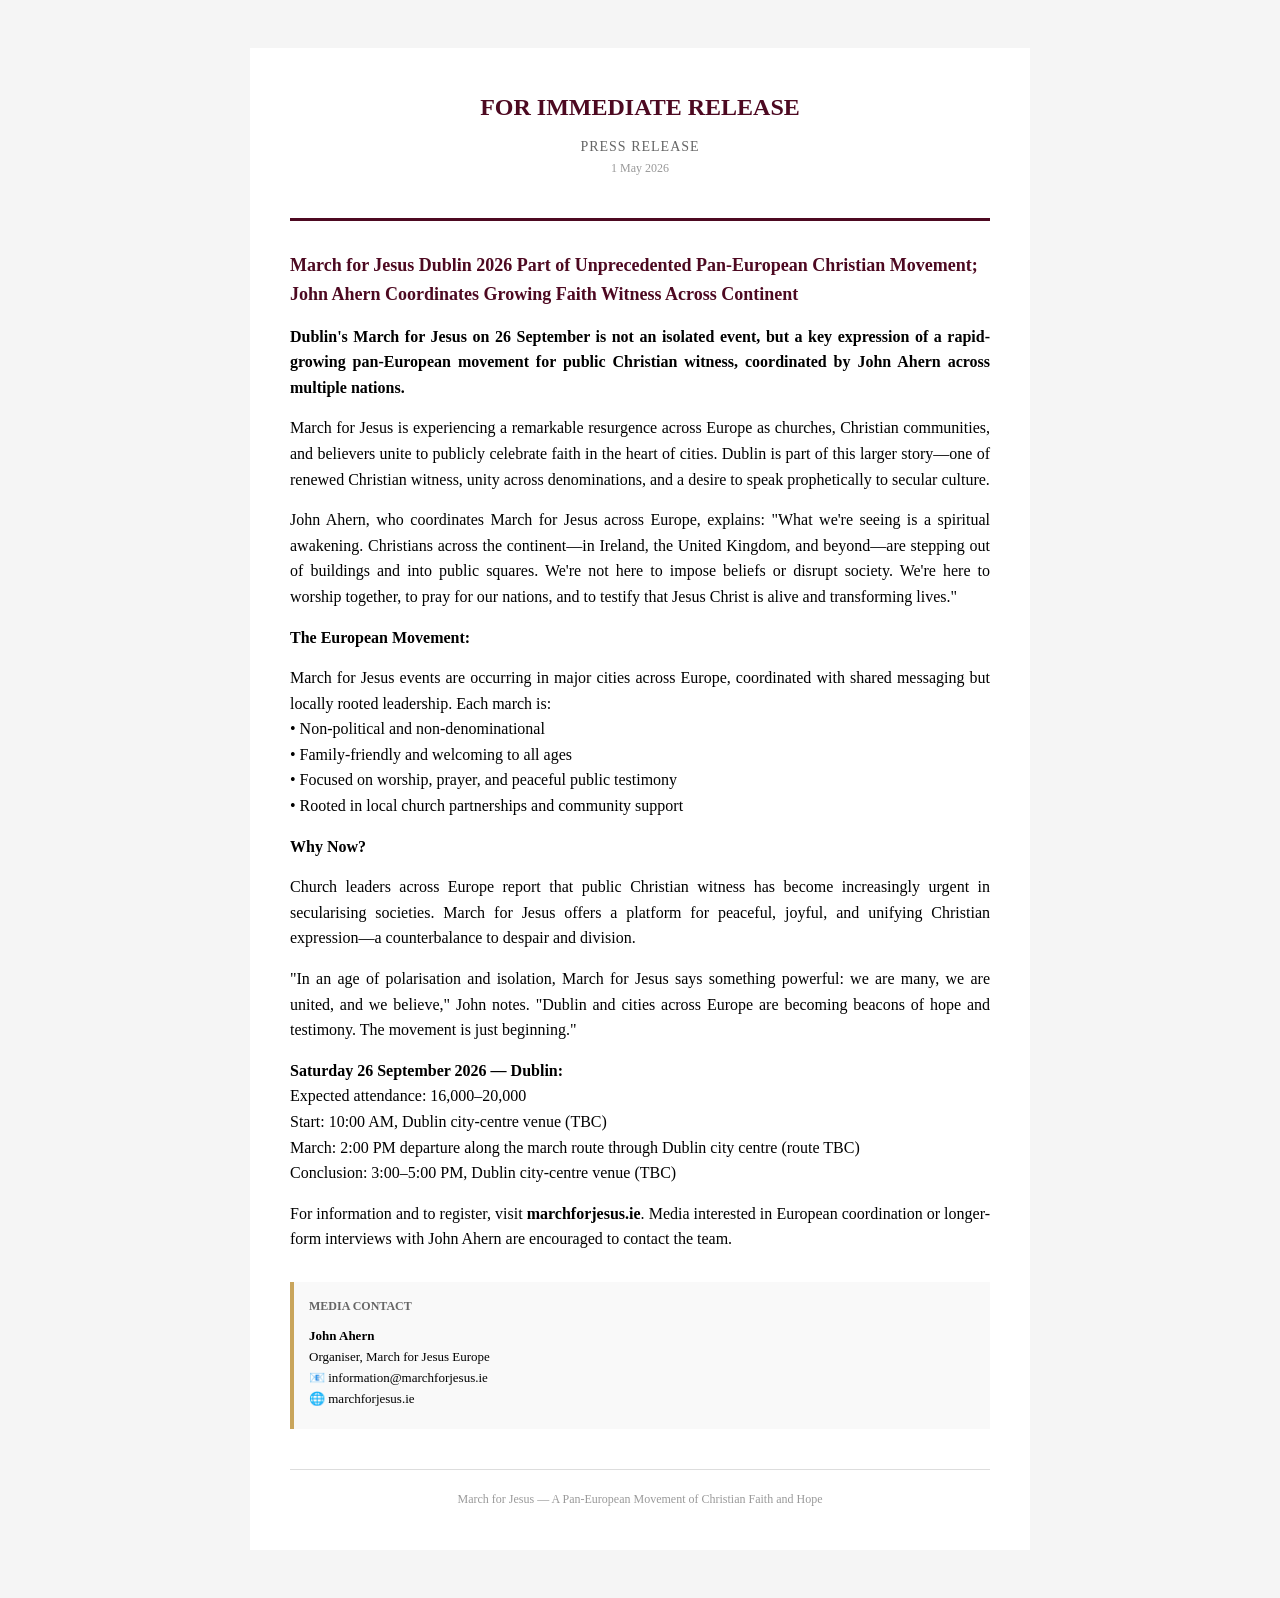
<file: pr-4-european.html>
<!DOCTYPE html>
<html lang="en">
<head>
<meta charset="UTF-8">
<meta name="viewport" content="width=device-width, initial-scale=1.0">
<meta name="robots" content="noindex, nofollow">
<link rel="icon" type="image/png" sizes="32x32" href="images/favicon-32.png">
<link rel="apple-touch-icon" sizes="180x180" href="images/favicon-180.png">
<title>Press Release: March for Jesus — European Movement Strengthens with Dublin 2026</title>
<style>
  body { font-family: Georgia, serif; background: #f5f5f5; padding: 40px 20px; }
  .container { max-width: 700px; margin: 0 auto; background: white; padding: 40px; line-height: 1.6; }
  .header { text-align: center; border-bottom: 3px solid #4D0921; padding-bottom: 20px; margin-bottom: 30px; }
  .header h1 { font-size: 24px; color: #4D0921; margin: 0; font-weight: bold; }
  .subheading { font-size: 14px; color: #666; margin-top: 10px; text-transform: uppercase; letter-spacing: 1px; }
  .date { font-size: 12px; color: #999; margin-bottom: 20px; }
  h2 { font-size: 18px; color: #4D0921; margin: 25px 0 15px 0; font-weight: bold; }
  p { margin: 0 0 15px 0; text-align: justify; }
  .contact { background: #f9f9f9; border-left: 4px solid #c9a55c; padding: 15px; margin-top: 30px; }
  .contact h3 { margin: 0 0 10px 0; font-size: 12px; text-transform: uppercase; color: #666; }
  .contact p { margin: 5px 0; font-size: 13px; }
  .footer { text-align: center; margin-top: 40px; padding-top: 20px; border-top: 1px solid #ddd; font-size: 12px; color: #999; }
</style>
</head>
<body>
<div class="container">

<div class="header">
  <h1>FOR IMMEDIATE RELEASE</h1>
  <div class="subheading">Press Release</div>
  <div class="date">1 May 2026</div>
</div>

<h2>March for Jesus Dublin 2026 Part of Unprecedented Pan-European Christian Movement; John Ahern Coordinates Growing Faith Witness Across Continent</h2>

<p><strong>Dublin's March for Jesus on 26 September is not an isolated event, but a key expression of a rapid-growing pan-European movement for public Christian witness, coordinated by John Ahern across multiple nations.</strong></p>

<p>March for Jesus is experiencing a remarkable resurgence across Europe as churches, Christian communities, and believers unite to publicly celebrate faith in the heart of cities. Dublin is part of this larger story—one of renewed Christian witness, unity across denominations, and a desire to speak prophetically to secular culture.</p>

<p>John Ahern, who coordinates March for Jesus across Europe, explains: "What we're seeing is a spiritual awakening. Christians across the continent—in Ireland, the United Kingdom, and beyond—are stepping out of buildings and into public squares. We're not here to impose beliefs or disrupt society. We're here to worship together, to pray for our nations, and to testify that Jesus Christ is alive and transforming lives."</p>

<p><strong>The European Movement:</strong></p>
<p>March for Jesus events are occurring in major cities across Europe, coordinated with shared messaging but locally rooted leadership. Each march is:
<br>
• Non-political and non-denominational<br>
• Family-friendly and welcoming to all ages<br>
• Focused on worship, prayer, and peaceful public testimony<br>
• Rooted in local church partnerships and community support</p>

<p><strong>Why Now?</strong></p>
<p>Church leaders across Europe report that public Christian witness has become increasingly urgent in secularising societies. March for Jesus offers a platform for peaceful, joyful, and unifying Christian expression—a counterbalance to despair and division.</p>

<p>"In an age of polarisation and isolation, March for Jesus says something powerful: we are many, we are united, and we believe," John notes. "Dublin and cities across Europe are becoming beacons of hope and testimony. The movement is just beginning."</p>

<p><strong>Saturday 26 September 2026 — Dublin:</strong><br>
Expected attendance: 16,000–20,000<br>
Start: 10:00 AM, Dublin city-centre venue (TBC)<br>
March: 2:00 PM departure along the march route through Dublin city centre (route TBC)<br>
Conclusion: 3:00–5:00 PM, Dublin city-centre venue (TBC)</p>

<p>For information and to register, visit <strong>marchforjesus.ie</strong>. Media interested in European coordination or longer-form interviews with John Ahern are encouraged to contact the team.</p>

<div class="contact">
  <h3>Media Contact</h3>
  <p><strong>John Ahern</strong><br>
  Organiser, March for Jesus Europe<br>
  📧 information@marchforjesus.ie<br>
  🌐 marchforjesus.ie</p>
</div>

<div class="footer">
  March for Jesus — A Pan-European Movement of Christian Faith and Hope
</div>

</div>
</body>
</html>
</file>
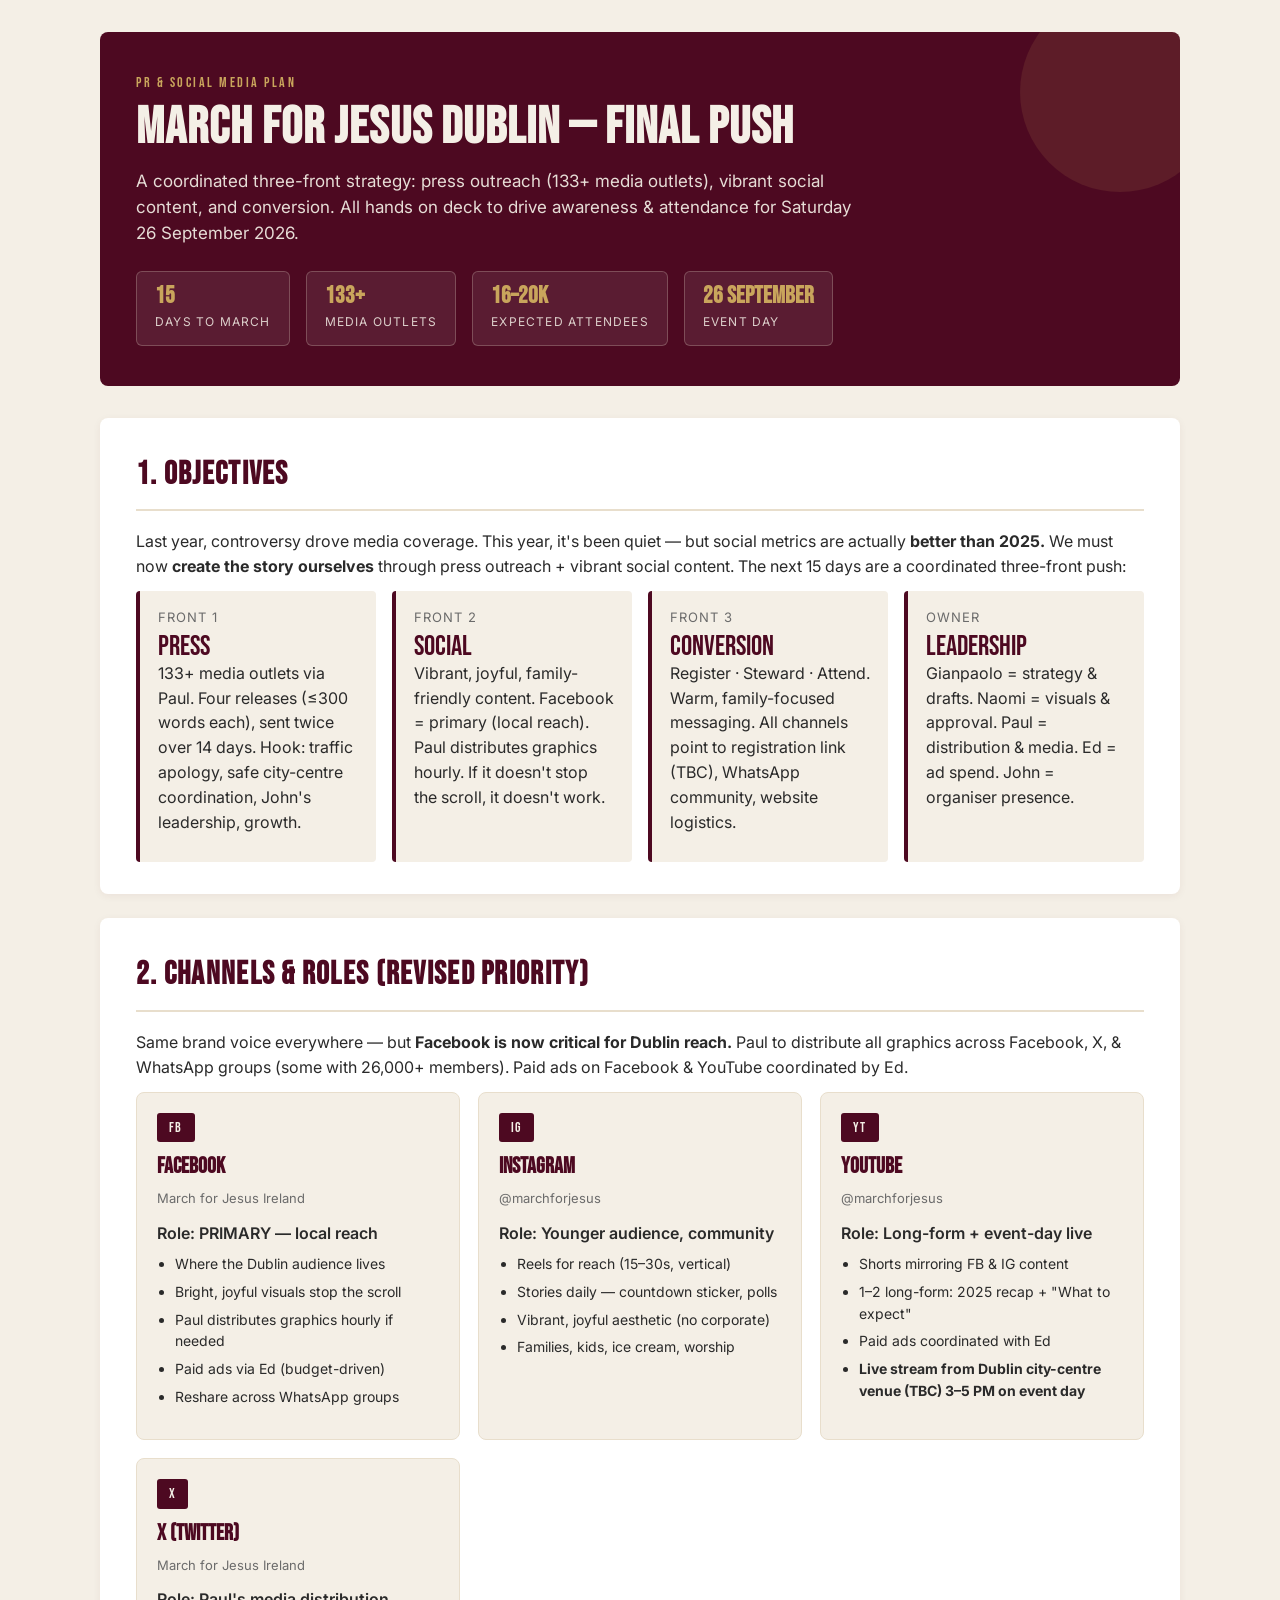
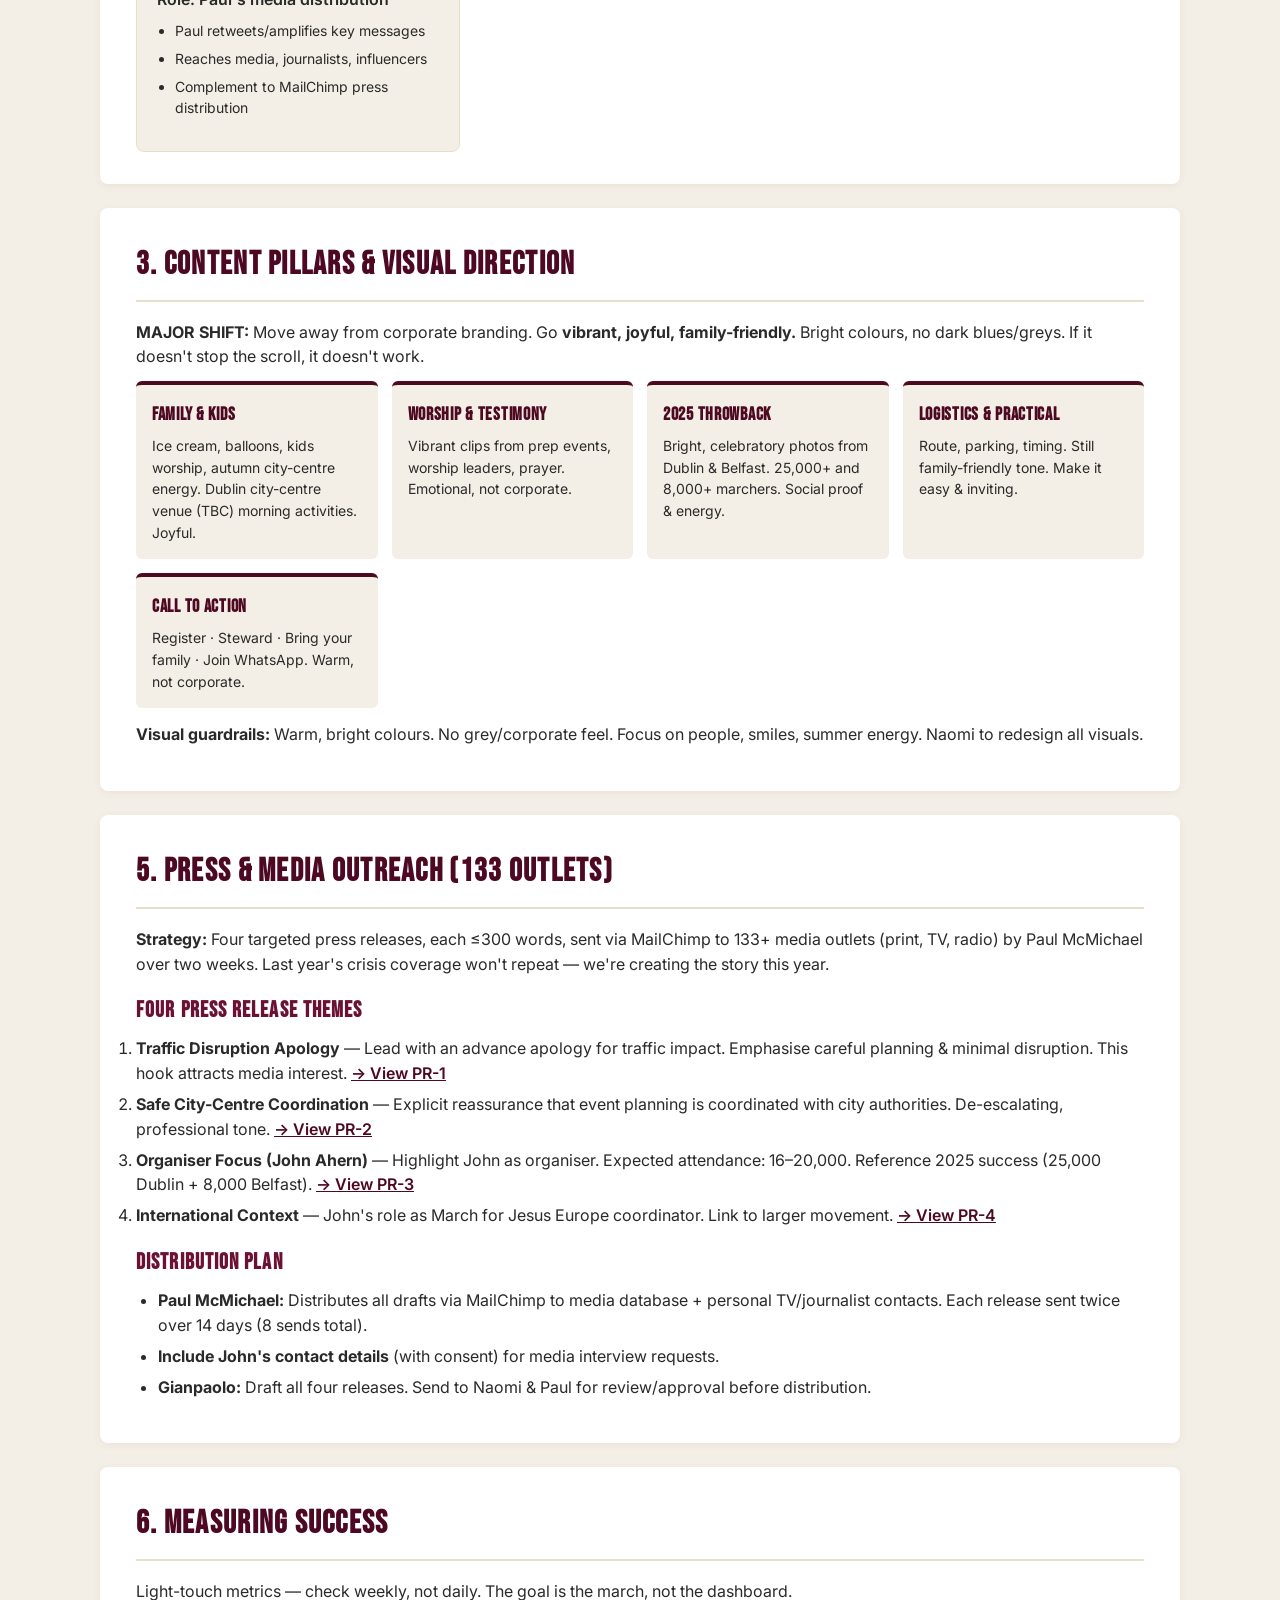
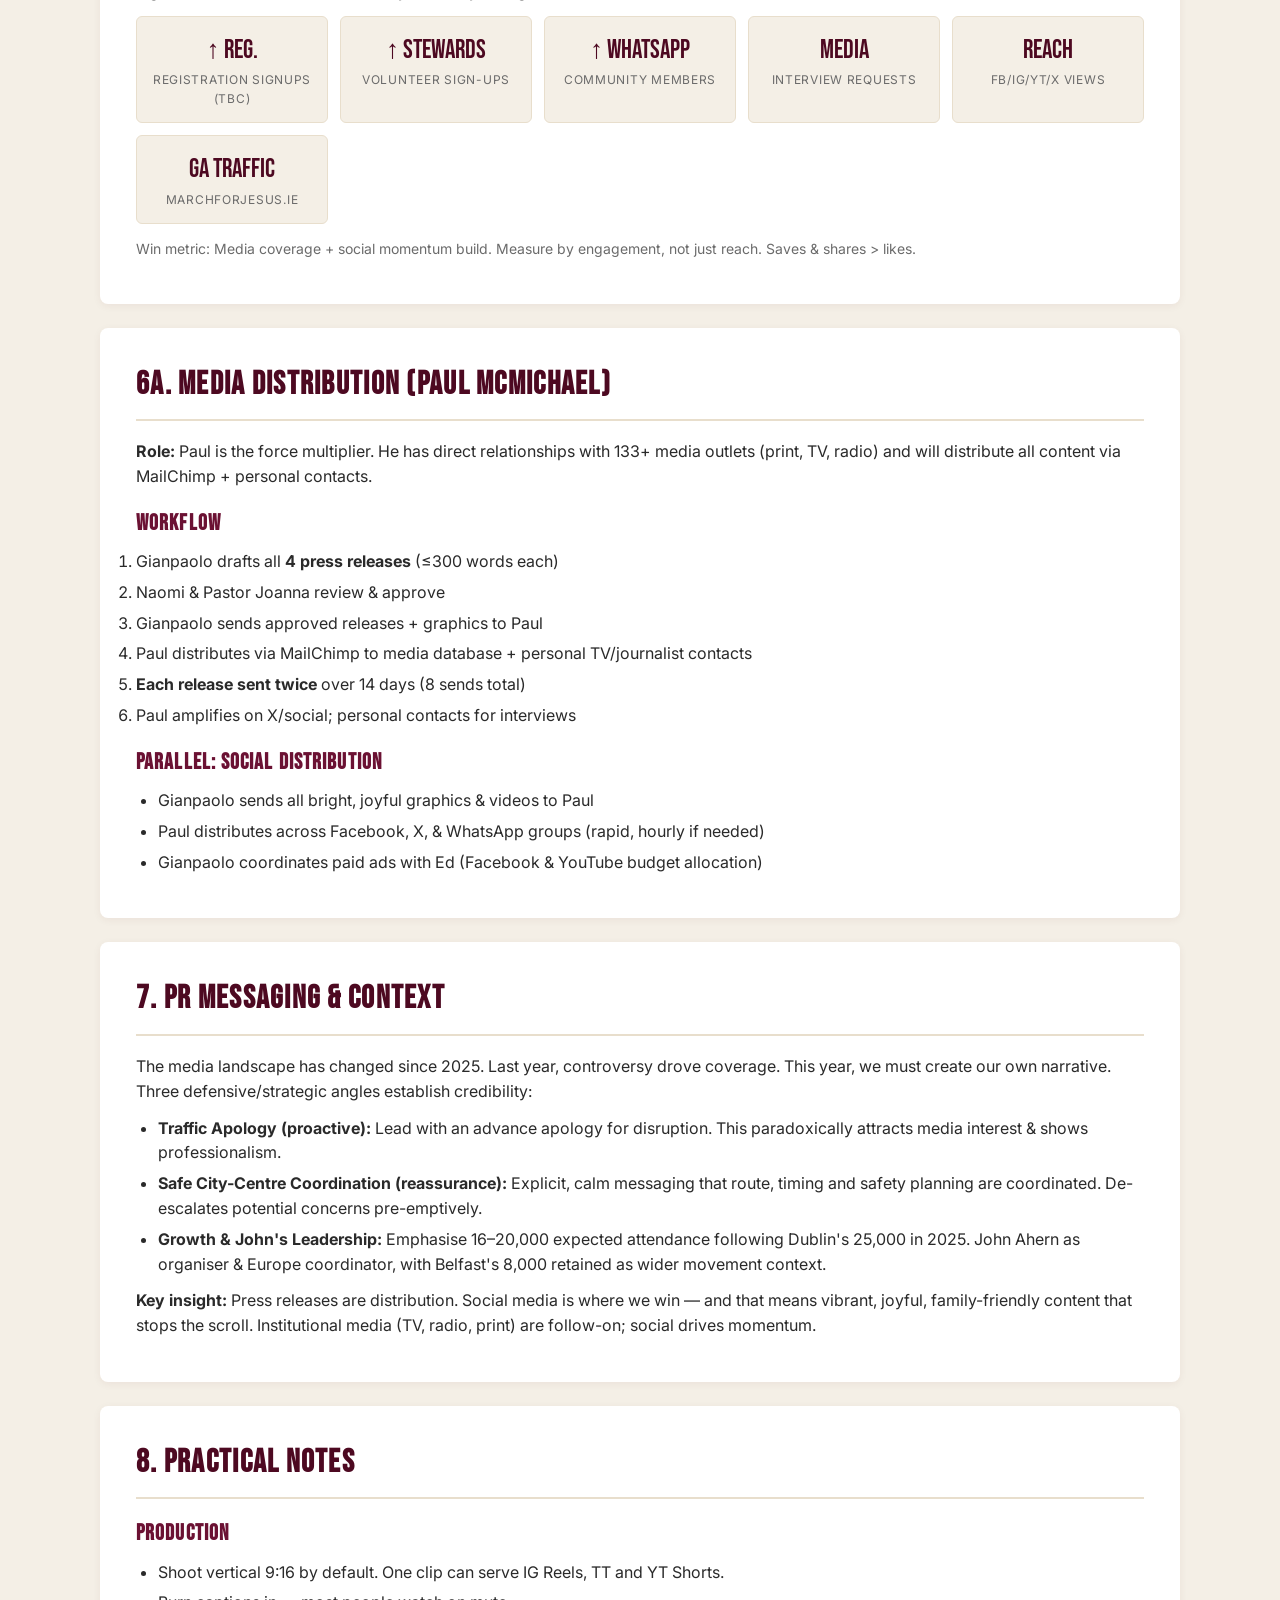
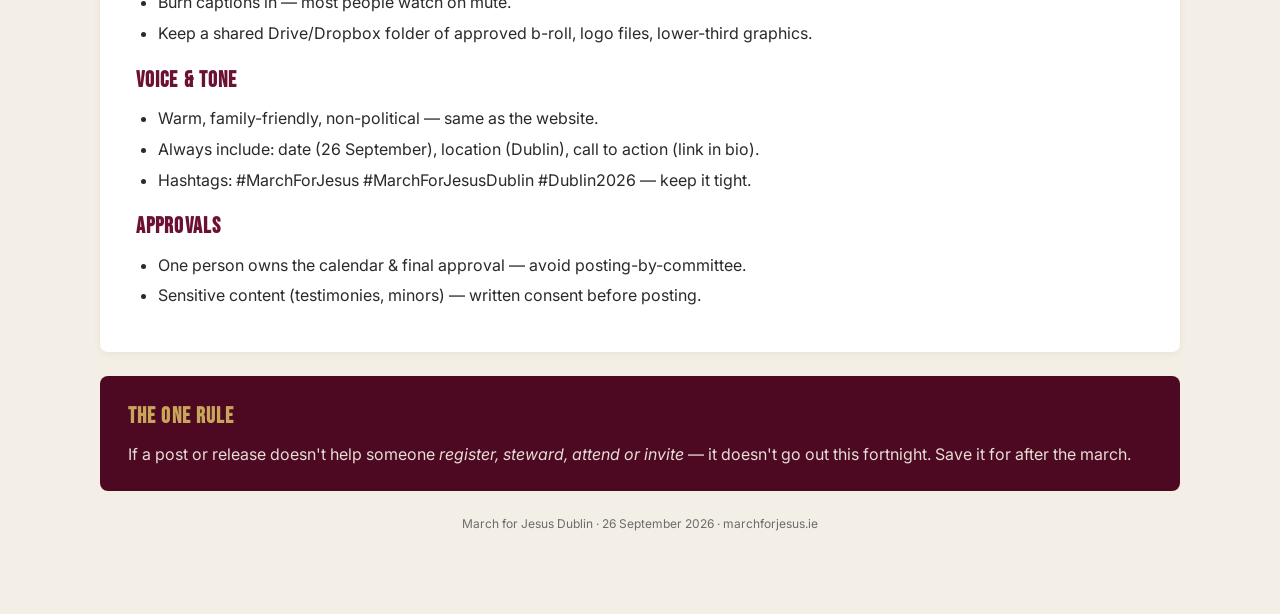
<file: pr-plan.html>
<!DOCTYPE html>
<html lang="en">
<head>
<meta charset="UTF-8">
<meta name="viewport" content="width=device-width, initial-scale=1.0">
<meta name="robots" content="noindex, nofollow">
<title>PR Plan — March for Jesus Dublin 2026</title>
<link href="https://fonts.googleapis.com/css2?family=Bebas+Neue&family=Inter:ital,wght@0,300;0,400;0,500;0,600;0,700&family=League+Gothic&family=Oswald:wght@400;600&family=Space+Mono&display=swap" rel="stylesheet">
<link rel="stylesheet" href="https://cdnjs.cloudflare.com/ajax/libs/font-awesome/6.7.2/css/all.min.css" integrity="sha512-Evv84Mr4kqVGRNSgIGL/F/aIDqQb7xQ2vcrdIwxfjThSH8CSR7PBEakCr51Ck+w+/U6swU2Im1vVX0SVk9ABhg==" crossorigin="anonymous" referrerpolicy="no-referrer">
<style>
  :root{
    --burgundy:#4D0921;
    --burgundy-light:#6b1133;
    --beige:#e8decc;
    --cream:#f4efe6;
    --text:#2a2a2a;
    --muted:#6b6b6b;
    --gold:#c9a55c;
  }
  *{box-sizing:border-box;margin:0;padding:0}
  body{
    font-family:'Inter',sans-serif;
    background:var(--cream);
    color:var(--text);
    line-height:1.55;
    padding:32px 16px 80px;
  }
  .wrap{max-width:1080px;margin:0 auto}
  header{
    background:var(--burgundy);
    color:var(--cream);
    padding:40px 36px;
    border-radius:8px;
    margin-bottom:32px;
    position:relative;
    overflow:hidden;
  }
  header::after{
    content:"";
    position:absolute;right:-40px;top:-40px;
    width:200px;height:200px;
    background:var(--gold);opacity:.12;
    border-radius:50%;
  }
  header .eyebrow{
    font-family:'Bebas Neue',sans-serif;
    letter-spacing:.18em;font-size:14px;
    color:var(--gold);margin-bottom:8px;
  }
  header h1{
    font-family:'Bebas Neue',sans-serif;
    font-size:52px;letter-spacing:.02em;line-height:1;
    margin-bottom:14px;
  }
  header p{font-size:17px;max-width:720px;opacity:.92}
  .stat-row{
    display:flex;gap:16px;flex-wrap:wrap;margin-top:24px;
  }
  .stat{
    background:rgba(255,255,255,.08);
    border:1px solid rgba(232,222,204,.25);
    padding:12px 18px;border-radius:6px;
  }
  .stat strong{
    font-family:'Bebas Neue',sans-serif;
    font-size:24px;color:var(--gold);display:block;line-height:1;
  }
  .stat span{font-size:12px;letter-spacing:.1em;text-transform:uppercase;opacity:.85}

  section{
    background:#fff;
    border-radius:8px;
    padding:32px 36px;
    margin-bottom:24px;
    box-shadow:0 2px 8px rgba(77,9,33,.06);
  }
  h2{
    font-family:'Bebas Neue',sans-serif;
    font-size:32px;letter-spacing:.04em;
    color:var(--burgundy);
    margin-bottom:18px;
    padding-bottom:10px;
    border-bottom:2px solid var(--beige);
  }
  h3{
    font-family:'Bebas Neue',sans-serif;
    font-size:22px;letter-spacing:.05em;
    color:var(--burgundy-light);margin:18px 0 8px;
  }
  p{margin-bottom:12px}
  ul{margin:8px 0 12px 22px}
  li{margin-bottom:6px}

  /* Goals grid */
  .goals{
    display:grid;
    grid-template-columns:repeat(auto-fit,minmax(220px,1fr));
    gap:16px;margin-top:8px;
  }
  .goal{
    background:var(--cream);
    border-left:4px solid var(--burgundy);
    padding:16px 18px;border-radius:4px;
  }
  .goal .num{
    font-family:'Bebas Neue',sans-serif;
    font-size:28px;color:var(--burgundy);line-height:1;
  }
  .goal .label{font-size:13px;color:var(--muted);text-transform:uppercase;letter-spacing:.08em;margin-bottom:6px}

  /* Channel cards */
  .channels{
    display:grid;
    grid-template-columns:repeat(auto-fit,minmax(280px,1fr));
    gap:18px;
  }
  .channel{
    border:1px solid var(--beige);
    border-radius:8px;padding:20px;
    background:var(--cream);
  }
  .channel .icon{
    font-family:'Bebas Neue',sans-serif;
    display:inline-block;
    background:var(--burgundy);color:var(--cream);
    padding:4px 12px;border-radius:3px;
    font-size:14px;letter-spacing:.1em;margin-bottom:8px;
  }
  .channel h4{
    font-family:'Bebas Neue',sans-serif;
    font-size:22px;color:var(--burgundy);margin-bottom:4px;
  }
  .channel .handle{font-size:13px;color:var(--muted);margin-bottom:12px}
  .channel .role{font-weight:600;margin-bottom:8px}
  .channel ul{margin-left:18px;font-size:14px}

  /* Schedule table */
  table{
    width:100%;border-collapse:collapse;margin-top:8px;
    font-size:14px;
  }
  thead th{
    background:var(--burgundy);color:var(--cream);
    text-align:left;padding:10px 12px;
    font-family:'Bebas Neue',sans-serif;letter-spacing:.08em;
    font-size:13px;
  }
  tbody td{
    padding:10px 12px;
    border-bottom:1px solid var(--beige);
    vertical-align:top;
  }
  tbody tr:nth-child(even){background:var(--cream)}
  .pill{
    display:inline-block;
    font-size:11px;font-weight:600;
    padding:2px 8px;border-radius:10px;
    text-transform:uppercase;letter-spacing:.06em;
    margin-right:4px;margin-bottom:2px;
  }
  .pill.ig{background:#fce4ec;color:#880e4f}
  .pill.tt{background:#212121;color:#fff}
  .pill.yt{background:#ffebee;color:#b71c1c}
  .pill.all{background:var(--gold);color:var(--burgundy)}
  .pill.fb{background:#1877f2;color:#fff;opacity:.85}
  .pill.x{background:#000;color:#fff;opacity:.85}

  .pillars{
    display:grid;
    grid-template-columns:repeat(auto-fit,minmax(220px,1fr));
    gap:14px;
  }
  .pillar{
    padding:16px;border-radius:6px;
    background:var(--cream);
    border-top:4px solid var(--burgundy);
  }
  .pillar h4{
    font-family:'Bebas Neue',sans-serif;
    font-size:18px;color:var(--burgundy);margin-bottom:6px;letter-spacing:.04em;
  }
  .pillar p{font-size:14px;color:var(--text);margin:0}

  .kpi-grid{
    display:grid;
    grid-template-columns:repeat(auto-fit,minmax(180px,1fr));
    gap:12px;margin-top:8px;
  }
  .kpi{
    background:var(--cream);padding:14px;border-radius:6px;
    text-align:center;border:1px solid var(--beige);
  }
  .kpi .num{
    font-family:'Bebas Neue',sans-serif;
    font-size:26px;color:var(--burgundy);
  }
  .kpi .label{font-size:12px;color:var(--muted);text-transform:uppercase;letter-spacing:.06em}

  .callout{
    background:var(--burgundy);color:var(--cream);
    padding:24px 28px;border-radius:8px;margin-top:24px;
  }
  .callout h3{color:var(--gold);margin-top:0}
  .callout p{margin:0;opacity:.92}

  footer{
    text-align:center;color:var(--muted);font-size:12px;
    margin-top:24px;
  }
  @media print{
    body{background:#fff;padding:0}
    section,header{box-shadow:none;page-break-inside:avoid}
  }
</style>
</head>
<body>
<div class="wrap">

  <header>
    <div class="eyebrow">PR &amp; Social Media Plan</div>
    <h1>March for Jesus Dublin — Final Push</h1>
    <p>A coordinated three-front strategy: press outreach (133+ media outlets), vibrant social content, and conversion. All hands on deck to drive awareness &amp; attendance for Saturday 26 September 2026.</p>
    <div class="stat-row">
      <div class="stat"><strong id="daysLeft">—</strong><span>Days to march</span></div>
      <div class="stat"><strong>133+</strong><span>Media outlets</span></div>
      <div class="stat"><strong>16–20k</strong><span>Expected attendees</span></div>
      <div class="stat"><strong>26 September</strong><span>Event day</span></div>
    </div>
  </header>

  <section>
    <h2>1. Objectives</h2>
    <p>Last year, controversy drove media coverage. This year, it's been quiet — but social metrics are actually <strong>better than 2025.</strong> We must now <strong>create the story ourselves</strong> through press outreach + vibrant social content. The next 15 days are a coordinated three-front push:</p>
    <div class="goals">
      <div class="goal">
        <div class="label">Front 1</div>
        <div class="num">Press</div>
        <p>133+ media outlets via Paul. Four releases (≤300 words each), sent twice over 14 days. Hook: traffic apology, safe city-centre coordination, John's leadership, growth.</p>
      </div>
      <div class="goal">
        <div class="label">Front 2</div>
        <div class="num">Social</div>
        <p>Vibrant, joyful, family-friendly content. Facebook = primary (local reach). Paul distributes graphics hourly. If it doesn't stop the scroll, it doesn't work.</p>
      </div>
      <div class="goal">
        <div class="label">Front 3</div>
        <div class="num">Conversion</div>
        <p>Register · Steward · Attend. Warm, family-focused messaging. All channels point to registration link (TBC), WhatsApp community, website logistics.</p>
      </div>
      <div class="goal">
        <div class="label">Owner</div>
        <div class="num">Leadership</div>
        <p>Gianpaolo = strategy &amp; drafts. Naomi = visuals &amp; approval. Paul = distribution &amp; media. Ed = ad spend. John = organiser presence.</p>
      </div>
    </div>
  </section>

  <section>
    <h2>2. Channels &amp; Roles (Revised Priority)</h2>
    <p>Same brand voice everywhere — but <strong>Facebook is now critical for Dublin reach.</strong> Paul to distribute all graphics across Facebook, X, &amp; WhatsApp groups (some with 26,000+ members). Paid ads on Facebook &amp; YouTube coordinated by Ed.</p>
    <div class="channels">
      <div class="channel">
        <div class="icon">FB</div>
        <h4>Facebook</h4>
        <div class="handle">March for Jesus Ireland</div>
        <div class="role">Role: PRIMARY — local reach</div>
        <ul>
          <li>Where the Dublin audience lives</li>
          <li>Bright, joyful visuals stop the scroll</li>
          <li>Paul distributes graphics hourly if needed</li>
          <li>Paid ads via Ed (budget-driven)</li>
          <li>Reshare across WhatsApp groups</li>
        </ul>
      </div>
      <div class="channel">
        <div class="icon">IG</div>
        <h4>Instagram</h4>
        <div class="handle">@marchforjesus</div>
        <div class="role">Role: Younger audience, community</div>
        <ul>
          <li>Reels for reach (15–30s, vertical)</li>
          <li>Stories daily — countdown sticker, polls</li>
          <li>Vibrant, joyful aesthetic (no corporate)</li>
          <li>Families, kids, ice cream, worship</li>
        </ul>
      </div>
      <div class="channel">
        <div class="icon">YT</div>
        <h4>YouTube</h4>
        <div class="handle">@marchforjesus</div>
        <div class="role">Role: Long-form + event-day live</div>
        <ul>
          <li>Shorts mirroring FB &amp; IG content</li>
          <li>1–2 long-form: 2025 recap + "What to expect"</li>
          <li>Paid ads coordinated with Ed</li>
          <li><strong>Live stream from Dublin city-centre venue (TBC) 3–5 PM on event day</strong></li>
        </ul>
      </div>
      <div class="channel">
        <div class="icon">X</div>
        <h4>X (Twitter)</h4>
        <div class="handle">March for Jesus Ireland</div>
        <div class="role">Role: Paul's media distribution</div>
        <ul>
          <li>Paul retweets/amplifies key messages</li>
          <li>Reaches media, journalists, influencers</li>
          <li>Complement to MailChimp press distribution</li>
        </ul>
      </div>
    </div>
  </section>

  <section>
    <h2>3. Content Pillars &amp; Visual Direction</h2>
    <p><strong>MAJOR SHIFT:</strong> Move away from corporate branding. Go <strong>vibrant, joyful, family-friendly.</strong> Bright colours, no dark blues/greys. If it doesn't stop the scroll, it doesn't work.</p>
    <div class="pillars">
      <div class="pillar"><h4>Family &amp; Kids</h4><p>Ice cream, balloons, kids worship, autumn city-centre energy. Dublin city-centre venue (TBC) morning activities. Joyful.</p></div>
      <div class="pillar"><h4>Worship &amp; Testimony</h4><p>Vibrant clips from prep events, worship leaders, prayer. Emotional, not corporate.</p></div>
      <div class="pillar"><h4>2025 Throwback</h4><p>Bright, celebratory photos from Dublin &amp; Belfast. 25,000+ and 8,000+ marchers. Social proof &amp; energy.</p></div>
      <div class="pillar"><h4>Logistics &amp; Practical</h4><p>Route, parking, timing. Still family-friendly tone. Make it easy &amp; inviting.</p></div>
      <div class="pillar"><h4>Call to Action</h4><p>Register · Steward · Bring your family · Join WhatsApp. Warm, not corporate.</p></div>
    </div>
    <p style="margin-top:14px;"><strong>Visual guardrails:</strong> Warm, bright colours. No grey/corporate feel. Focus on people, smiles, summer energy. Naomi to redesign all visuals.</p>
  </section>

  <section>
    <h2>5. Press &amp; Media Outreach (133 Outlets)</h2>
    <p><strong>Strategy:</strong> Four targeted press releases, each ≤300 words, sent via MailChimp to 133+ media outlets (print, TV, radio) by Paul McMichael over two weeks. Last year's crisis coverage won't repeat — we're creating the story this year.</p>
    <h3>Four Press Release Themes</h3>
    <ol>
      <li><strong>Traffic Disruption Apology</strong> — Lead with an advance apology for traffic impact. Emphasise careful planning &amp; minimal disruption. This hook attracts media interest. <a href="pr-1-traffic-apology.html" style="color:#4D0921;font-weight:600;text-decoration:underline;">→ View PR-1</a></li>
      <li><strong>Safe City-Centre Coordination</strong> — Explicit reassurance that event planning is coordinated with city authorities. De-escalating, professional tone. <a href="pr-2-coordination.html" style="color:#4D0921;font-weight:600;text-decoration:underline;">→ View PR-2</a></li>
      <li><strong>Organiser Focus (John Ahern)</strong> — Highlight John as organiser. Expected attendance: 16–20,000. Reference 2025 success (25,000 Dublin + 8,000 Belfast). <a href="pr-3-growth.html" style="color:#4D0921;font-weight:600;text-decoration:underline;">→ View PR-3</a></li>
      <li><strong>International Context</strong> — John's role as March for Jesus Europe coordinator. Link to larger movement. <a href="pr-4-european.html" style="color:#4D0921;font-weight:600;text-decoration:underline;">→ View PR-4</a></li>
    </ol>
    <h3>Distribution Plan</h3>
    <ul>
      <li><strong>Paul McMichael:</strong> Distributes all drafts via MailChimp to media database + personal TV/journalist contacts. Each release sent twice over 14 days (8 sends total).</li>
      <li><strong>Include John's contact details</strong> (with consent) for media interview requests.</li>
      <li><strong>Gianpaolo:</strong> Draft all four releases. Send to Naomi &amp; Paul for review/approval before distribution.</li>
    </ul>
  </section>

  <section>
    <h2>6. Measuring Success</h2>
    <p>Light-touch metrics — check weekly, not daily. The goal is the march, not the dashboard.</p>
    <div class="kpi-grid">
      <div class="kpi"><div class="num">↑ Reg.</div><div class="label">Registration signups (TBC)</div></div>
      <div class="kpi"><div class="num">↑ Stewards</div><div class="label">Volunteer sign-ups</div></div>
      <div class="kpi"><div class="num">↑ WhatsApp</div><div class="label">Community members</div></div>
      <div class="kpi"><div class="num">Media</div><div class="label">Interview requests</div></div>
      <div class="kpi"><div class="num">Reach</div><div class="label">FB/IG/YT/X views</div></div>
      <div class="kpi"><div class="num">GA traffic</div><div class="label">marchforjesus.ie</div></div>
    </div>
    <p style="margin-top:14px;font-size:14px;color:var(--muted)">Win metric: Media coverage + social momentum build. Measure by engagement, not just reach. Saves &amp; shares > likes.</p>
  </section>

  <section>
    <h2>6a. Media Distribution (Paul McMichael)</h2>
    <p><strong>Role:</strong> Paul is the force multiplier. He has direct relationships with 133+ media outlets (print, TV, radio) and will distribute all content via MailChimp + personal contacts.</p>
    <h3>Workflow</h3>
    <ol>
      <li>Gianpaolo drafts all <strong>4 press releases</strong> (≤300 words each)</li>
      <li>Naomi &amp; Pastor Joanna review &amp; approve</li>
      <li>Gianpaolo sends approved releases + graphics to Paul</li>
      <li>Paul distributes via MailChimp to media database + personal TV/journalist contacts</li>
      <li><strong>Each release sent twice</strong> over 14 days (8 sends total)</li>
      <li>Paul amplifies on X/social; personal contacts for interviews</li>
    </ol>
    <h3>Parallel: Social Distribution</h3>
    <ul>
      <li>Gianpaolo sends all bright, joyful graphics &amp; videos to Paul</li>
      <li>Paul distributes across Facebook, X, &amp; WhatsApp groups (rapid, hourly if needed)</li>
      <li>Gianpaolo coordinates paid ads with Ed (Facebook &amp; YouTube budget allocation)</li>
    </ul>
  </section>

  <section>
    <h2>7. PR Messaging &amp; Context</h2>
    <p>The media landscape has changed since 2025. Last year, controversy drove coverage. This year, we must create our own narrative. Three defensive/strategic angles establish credibility:</p>
    <ul>
      <li><strong>Traffic Apology (proactive):</strong> Lead with an advance apology for disruption. This paradoxically attracts media interest &amp; shows professionalism.</li>
      <li><strong>Safe City-Centre Coordination (reassurance):</strong> Explicit, calm messaging that route, timing and safety planning are coordinated. De-escalates potential concerns pre-emptively.</li>
      <li><strong>Growth &amp; John's Leadership:</strong> Emphasise 16–20,000 expected attendance following Dublin's 25,000 in 2025. John Ahern as organiser &amp; Europe coordinator, with Belfast's 8,000 retained as wider movement context.</li>
    </ul>
    <p style="margin-top:12px;"><strong>Key insight:</strong> Press releases are distribution. Social media is where we win — and that means vibrant, joyful, family-friendly content that stops the scroll. Institutional media (TV, radio, print) are follow-on; social drives momentum.</p>
  </section>

  <section>
    <h2>8. Practical Notes</h2>
    <h3>Production</h3>
    <ul>
      <li>Shoot vertical 9:16 by default. One clip can serve IG Reels, TT and YT Shorts.</li>
      <li>Burn captions in — most people watch on mute.</li>
      <li>Keep a shared Drive/Dropbox folder of approved b-roll, logo files, lower-third graphics.</li>
    </ul>
    <h3>Voice &amp; tone</h3>
    <ul>
      <li>Warm, family-friendly, non-political — same as the website.</li>
      <li>Always include: date (26 September), location (Dublin), call to action (link in bio).</li>
      <li>Hashtags: #MarchForJesus #MarchForJesusDublin #Dublin2026 — keep it tight.</li>
    </ul>
    <h3>Approvals</h3>
    <ul>
      <li>One person owns the calendar &amp; final approval — avoid posting-by-committee.</li>
      <li>Sensitive content (testimonies, minors) — written consent before posting.</li>
    </ul>
  </section>

  <div class="callout">
    <h3>The one rule</h3>
    <p>If a post or release doesn't help someone <em>register, steward, attend or invite</em> — it doesn't go out this fortnight. Save it for after the march.</p>
  </div>

  <footer>
    March for Jesus Dublin · 26 September 2026 · marchforjesus.ie
  </footer>

</div>

<script>
  function updateDaysLeft() {
    const today = new Date(2026, 8, 11); // September 11, 2026
    const eventDay = new Date(2026, 8, 26); // September 26, 2026
    const daysLeft = Math.ceil((eventDay - today) / (1000 * 60 * 60 * 24));
    document.getElementById('daysLeft').textContent = Math.max(0, daysLeft);
  }
  updateDaysLeft();
</script>
</body>
</html>
</file>
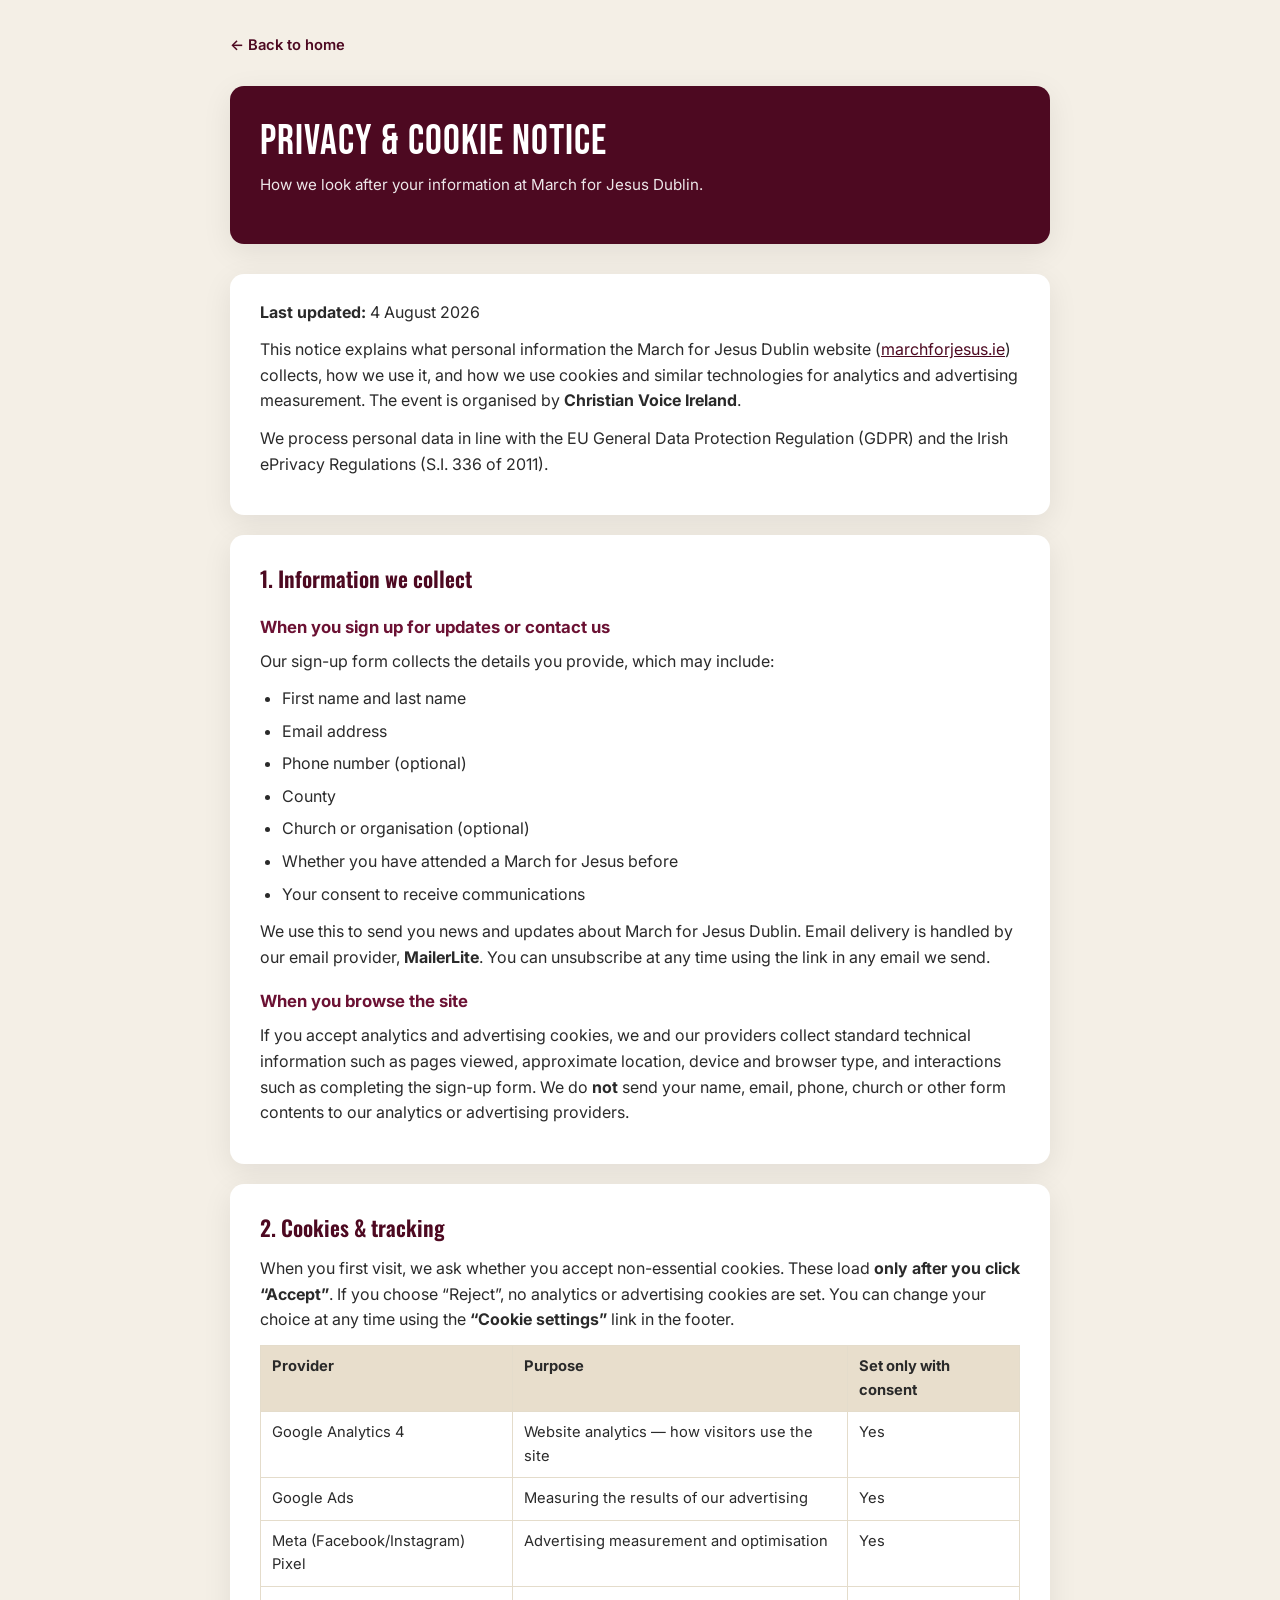
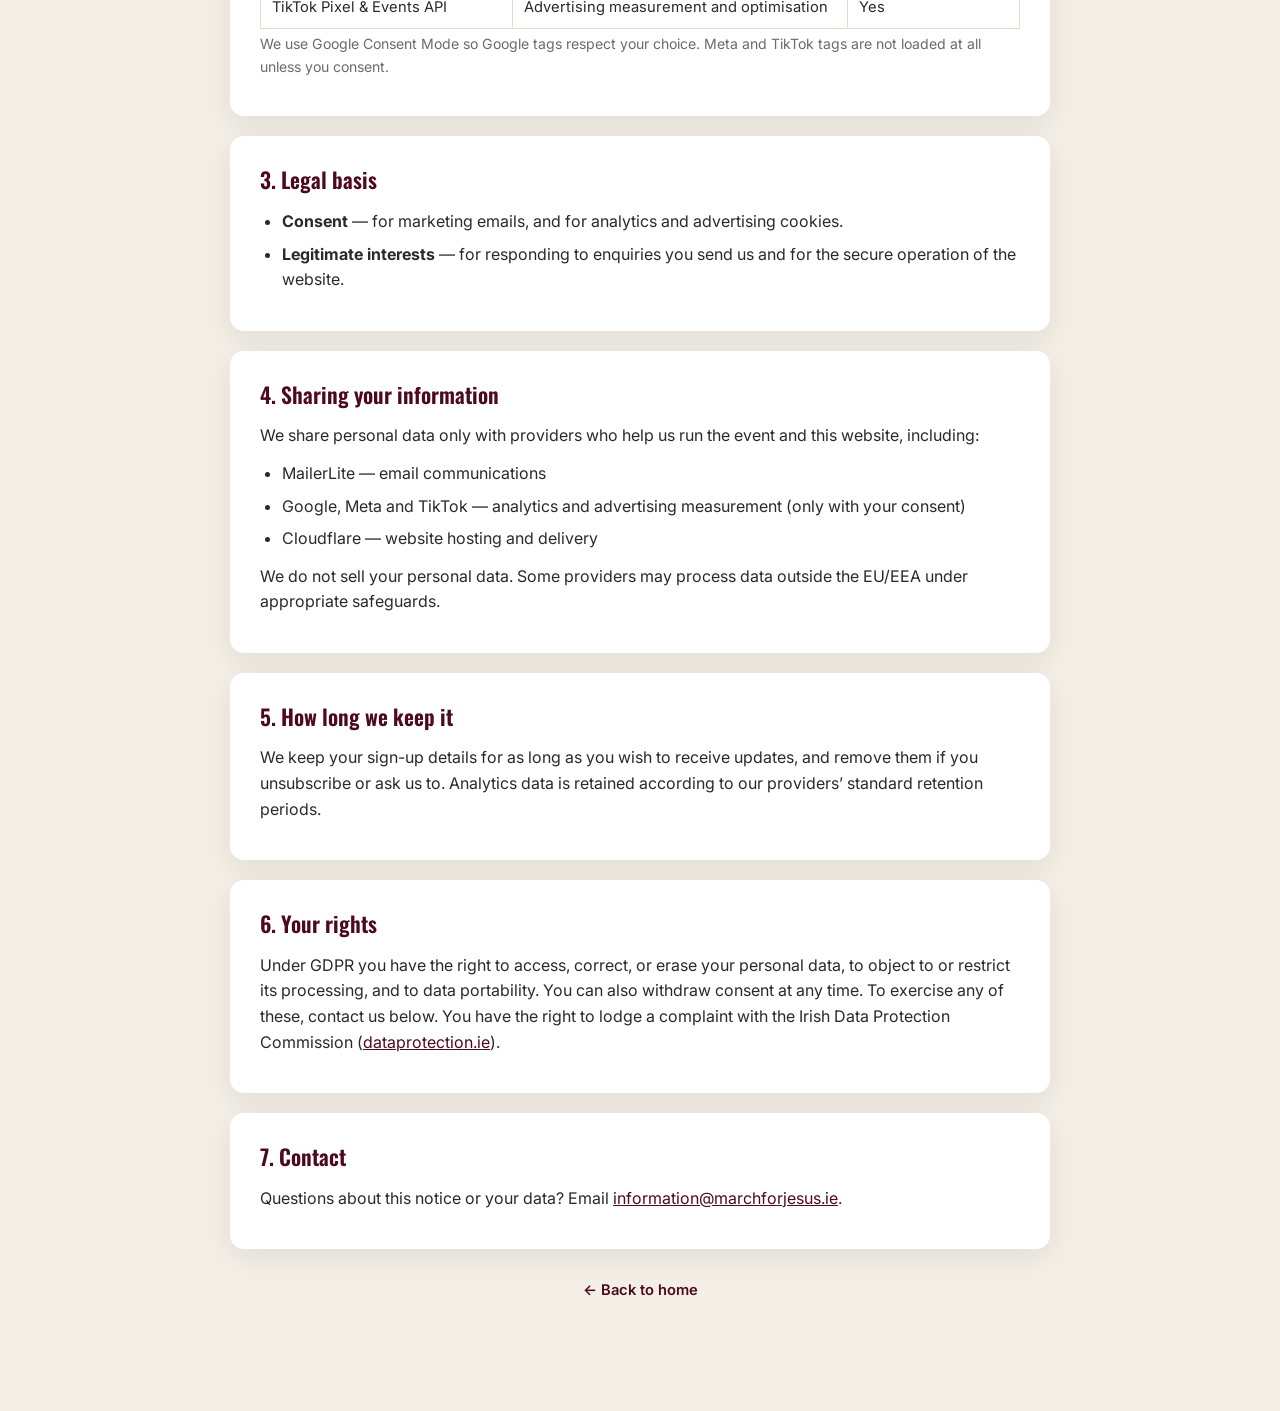
<file: privacy.html>
<!DOCTYPE html>
<html lang="en">
<head>
<meta charset="UTF-8">
<meta name="viewport" content="width=device-width, initial-scale=1.0">
<title>Privacy &amp; Cookie Notice — March for Jesus Dublin</title>
<meta name="description" content="How March for Jesus Dublin collects and uses your information, and how we use analytics and advertising cookies with your consent.">
<link rel="canonical" href="https://marchforjesus.ie/privacy.html">

<link href="https://fonts.googleapis.com/css2?family=Bebas+Neue&family=Inter:ital,wght@0,300;0,400;0,500;0,600;0,700&family=Oswald:wght@400;600&display=swap" rel="stylesheet">
<link rel="icon" type="image/jpeg" href="images/logo.jpeg">

<style>
  :root{
    --burgundy:#4D0921;
    --burgundy-light:#6b1133;
    --beige:#e8decc;
    --cream:#f4efe6;
    --text:#2a2a2a;
    --muted:#6b6b6b;
    --gold:#c9a55c;
    --shadow-soft:0 8px 30px rgba(0,0,0,0.08);
  }
  *{box-sizing:border-box;margin:0;padding:0}
  html{scroll-behavior:smooth}
  body{
    font-family:'Inter',sans-serif;
    background:var(--cream);
    color:var(--text);
    line-height:1.6;
    padding:32px 16px 80px;
  }
  .wrap{max-width:820px;margin:0 auto}
  .backlink{
    display:inline-flex;align-items:center;gap:8px;
    color:var(--burgundy);text-decoration:none;font-weight:600;
    margin-bottom:28px;font-size:.92rem;
  }
  .backlink:hover{text-decoration:underline}
  header.page-head{
    background:var(--burgundy);color:#fff;border-radius:14px;
    padding:34px 30px;margin-bottom:30px;box-shadow:var(--shadow-soft);
  }
  header.page-head h1{
    font-family:'Bebas Neue',sans-serif;font-weight:400;
    font-size:2.6rem;letter-spacing:1px;line-height:1.05;
  }
  header.page-head p{margin-top:10px;opacity:.9;font-size:.95rem}
  .card{
    background:#fff;border-radius:14px;padding:26px 30px;
    margin-bottom:20px;box-shadow:var(--shadow-soft);
  }
  h2{
    font-family:'Oswald',sans-serif;color:var(--burgundy);
    font-size:1.35rem;margin-bottom:12px;font-weight:600;
  }
  h3{font-size:1.05rem;margin:18px 0 8px;color:var(--burgundy-light)}
  p{margin-bottom:12px}
  ul{margin:0 0 12px 22px}
  li{margin-bottom:7px}
  a{color:var(--burgundy)}
  table{width:100%;border-collapse:collapse;margin:10px 0 4px;font-size:.92rem}
  th,td{border:1px solid #e4dccb;padding:9px 11px;text-align:left;vertical-align:top}
  th{background:var(--beige)}
  .muted{color:var(--muted);font-size:.88rem}
  footer.page-foot{text-align:center;margin-top:28px}
</style>
</head>
<body>
<div class="wrap">

  <a href="index.html" class="backlink">&#8592; Back to home</a>

  <header class="page-head">
    <h1>Privacy &amp; Cookie Notice</h1>
    <p>How we look after your information at March for Jesus Dublin.</p>
  </header>

  <div class="card">
    <p><strong>Last updated:</strong> 4 August 2026</p>
    <p>
      This notice explains what personal information the March for Jesus Dublin website
      (<a href="https://marchforjesus.ie">marchforjesus.ie</a>) collects, how we use it, and how we
      use cookies and similar technologies for analytics and advertising measurement. The event is
      organised by <strong>Christian Voice Ireland</strong>.
    </p>
    <p>
      We process personal data in line with the EU General Data Protection Regulation (GDPR) and the
      Irish ePrivacy Regulations (S.I. 336 of 2011).
    </p>
  </div>

  <div class="card">
    <h2>1. Information we collect</h2>
    <h3>When you sign up for updates or contact us</h3>
    <p>Our sign-up form collects the details you provide, which may include:</p>
    <ul>
      <li>First name and last name</li>
      <li>Email address</li>
      <li>Phone number (optional)</li>
      <li>County</li>
      <li>Church or organisation (optional)</li>
      <li>Whether you have attended a March for Jesus before</li>
      <li>Your consent to receive communications</li>
    </ul>
    <p>
      We use this to send you news and updates about March for Jesus Dublin. Email delivery is handled
      by our email provider, <strong>MailerLite</strong>. You can unsubscribe at any time using the link
      in any email we send.
    </p>
    <h3>When you browse the site</h3>
    <p>
      If you accept analytics and advertising cookies, we and our providers collect standard technical
      information such as pages viewed, approximate location, device and browser type, and interactions
      such as completing the sign-up form. We do <strong>not</strong> send your name, email, phone,
      church or other form contents to our analytics or advertising providers.
    </p>
  </div>

  <div class="card">
    <h2>2. Cookies &amp; tracking</h2>
    <p>
      When you first visit, we ask whether you accept non-essential cookies. These load
      <strong>only after you click &ldquo;Accept&rdquo;</strong>. If you choose &ldquo;Reject&rdquo;,
      no analytics or advertising cookies are set. You can change your choice at any time using the
      <strong>&ldquo;Cookie settings&rdquo;</strong> link in the footer.
    </p>
    <table>
      <thead>
        <tr><th>Provider</th><th>Purpose</th><th>Set only with consent</th></tr>
      </thead>
      <tbody>
        <tr><td>Google Analytics 4</td><td>Website analytics — how visitors use the site</td><td>Yes</td></tr>
        <tr><td>Google Ads</td><td>Measuring the results of our advertising</td><td>Yes</td></tr>
        <tr><td>Meta (Facebook/Instagram) Pixel</td><td>Advertising measurement and optimisation</td><td>Yes</td></tr>
        <tr><td>TikTok Pixel &amp; Events API</td><td>Advertising measurement and optimisation</td><td>Yes</td></tr>
      </tbody>
    </table>
    <p class="muted">
      We use Google Consent Mode so Google tags respect your choice. Meta and TikTok tags are not loaded
      at all unless you consent.
    </p>
  </div>

  <div class="card">
    <h2>3. Legal basis</h2>
    <ul>
      <li><strong>Consent</strong> — for marketing emails, and for analytics and advertising cookies.</li>
      <li><strong>Legitimate interests</strong> — for responding to enquiries you send us and for the
        secure operation of the website.</li>
    </ul>
  </div>

  <div class="card">
    <h2>4. Sharing your information</h2>
    <p>We share personal data only with providers who help us run the event and this website, including:</p>
    <ul>
      <li>MailerLite — email communications</li>
      <li>Google, Meta and TikTok — analytics and advertising measurement (only with your consent)</li>
      <li>Cloudflare — website hosting and delivery</li>
    </ul>
    <p>We do not sell your personal data. Some providers may process data outside the EU/EEA under appropriate safeguards.</p>
  </div>

  <div class="card">
    <h2>5. How long we keep it</h2>
    <p>
      We keep your sign-up details for as long as you wish to receive updates, and remove them if you
      unsubscribe or ask us to. Analytics data is retained according to our providers&rsquo; standard
      retention periods.
    </p>
  </div>

  <div class="card">
    <h2>6. Your rights</h2>
    <p>Under GDPR you have the right to access, correct, or erase your personal data, to object to or
      restrict its processing, and to data portability. You can also withdraw consent at any time.
      To exercise any of these, contact us below. You have the right to lodge a complaint with the
      Irish Data Protection Commission (<a href="https://www.dataprotection.ie">dataprotection.ie</a>).</p>
  </div>

  <div class="card">
    <h2>7. Contact</h2>
    <p>
      Questions about this notice or your data? Email
      <a href="mailto:information@marchforjesus.ie">information@marchforjesus.ie</a>.
    </p>
  </div>

  <footer class="page-foot">
    <a href="index.html" class="backlink">&#8592; Back to home</a>
  </footer>

</div>
</body>
</html>
</file>
